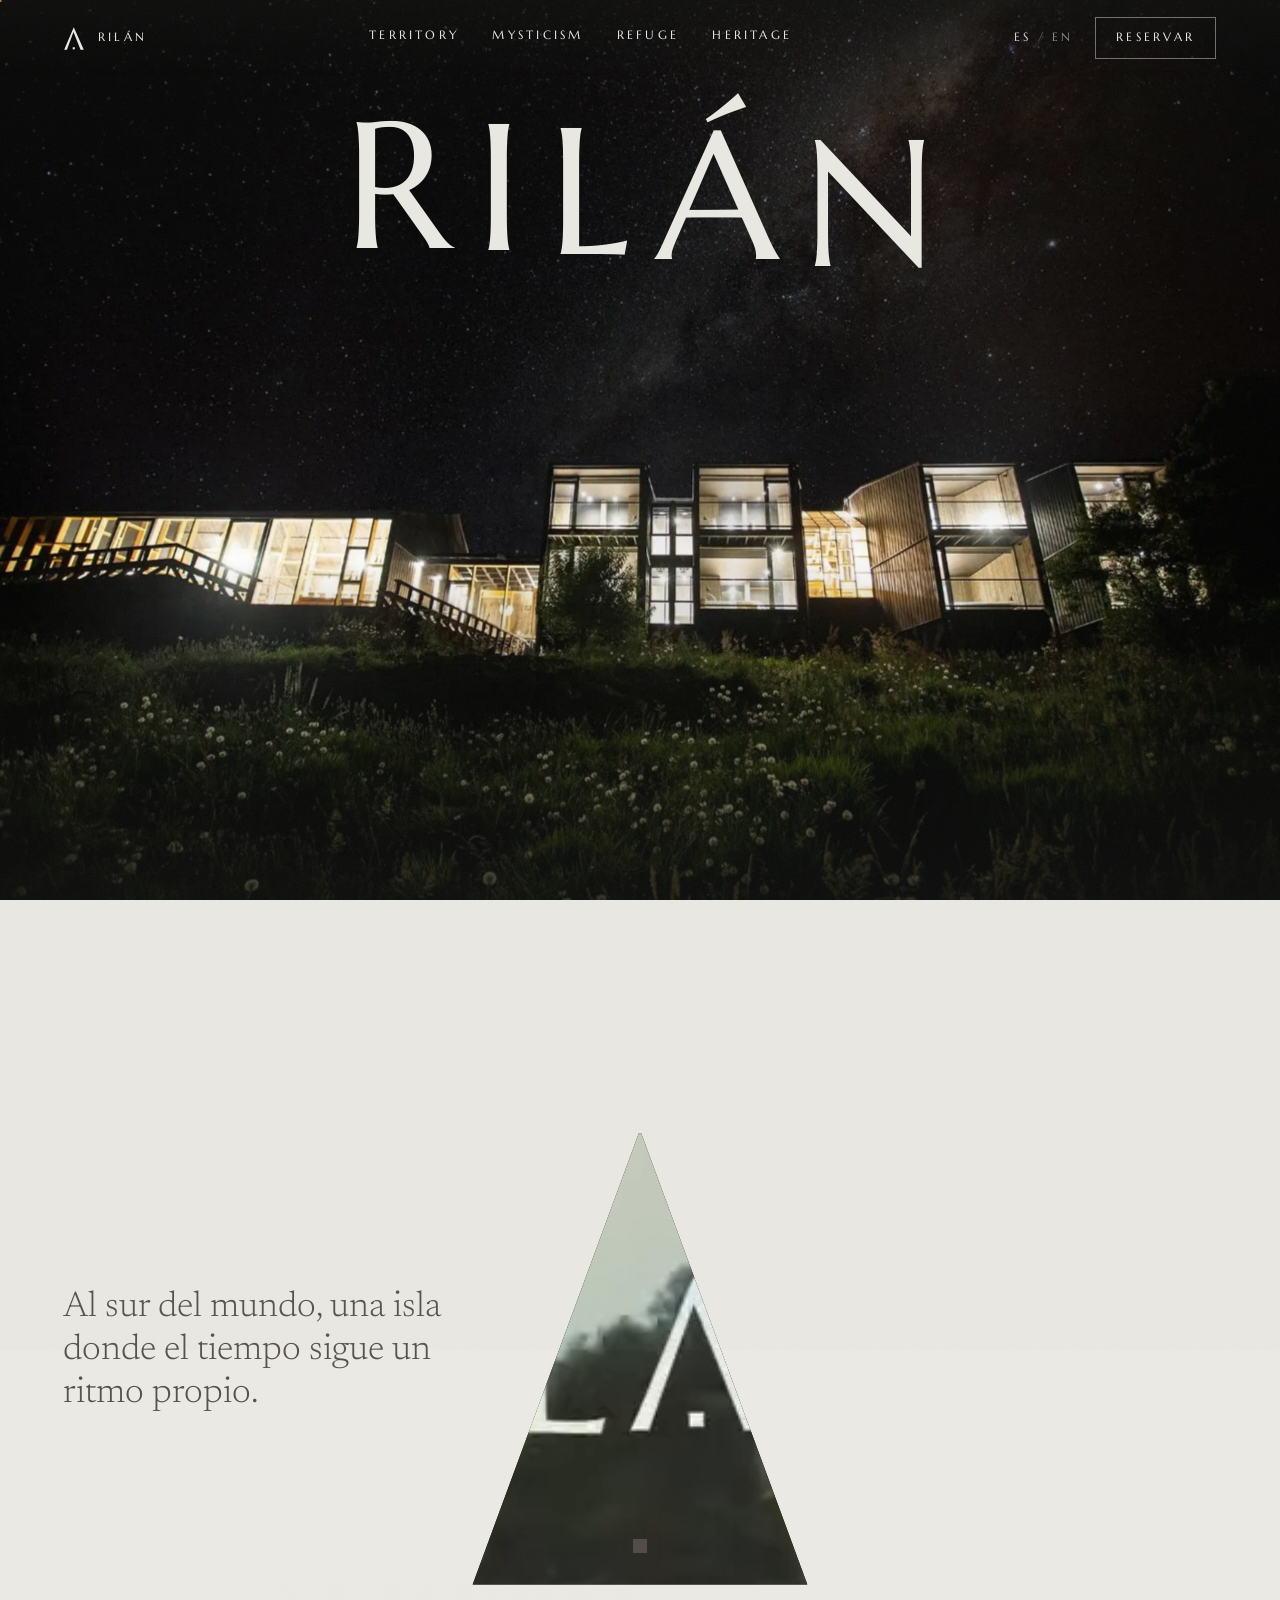
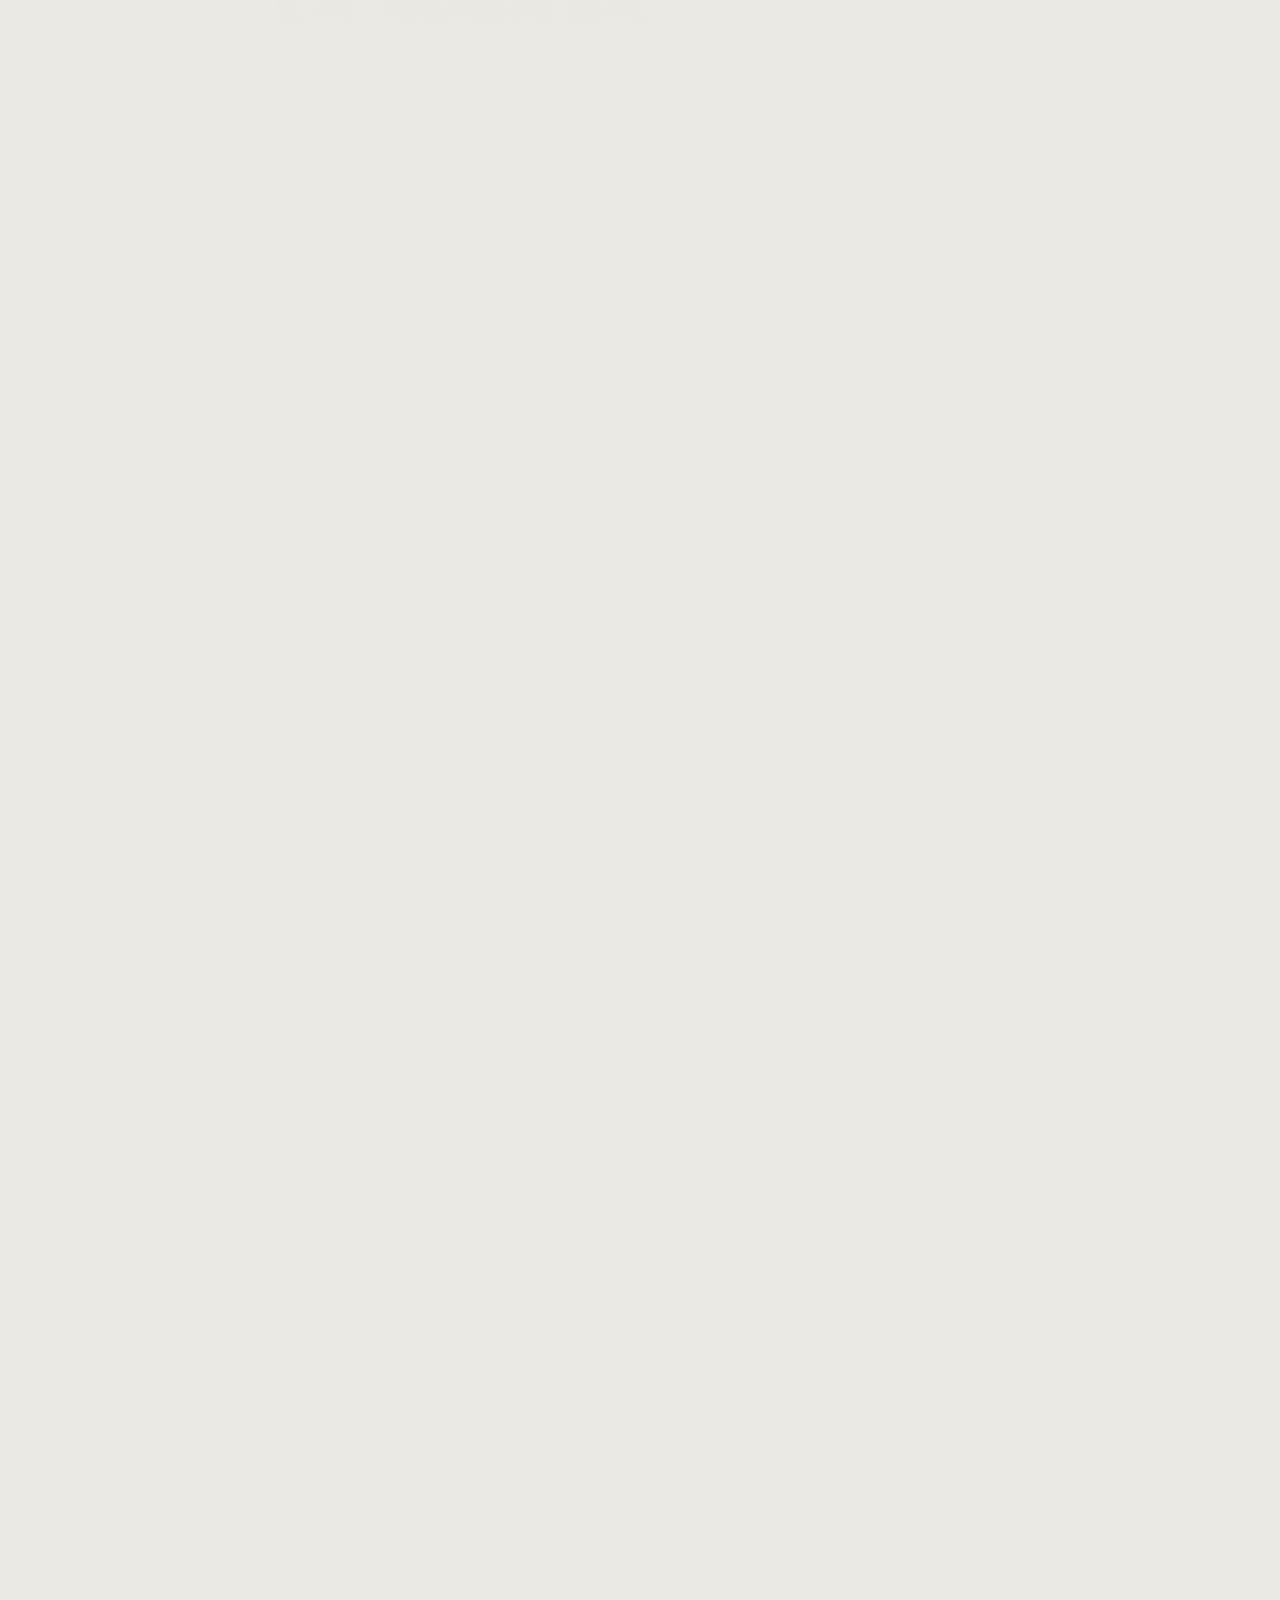
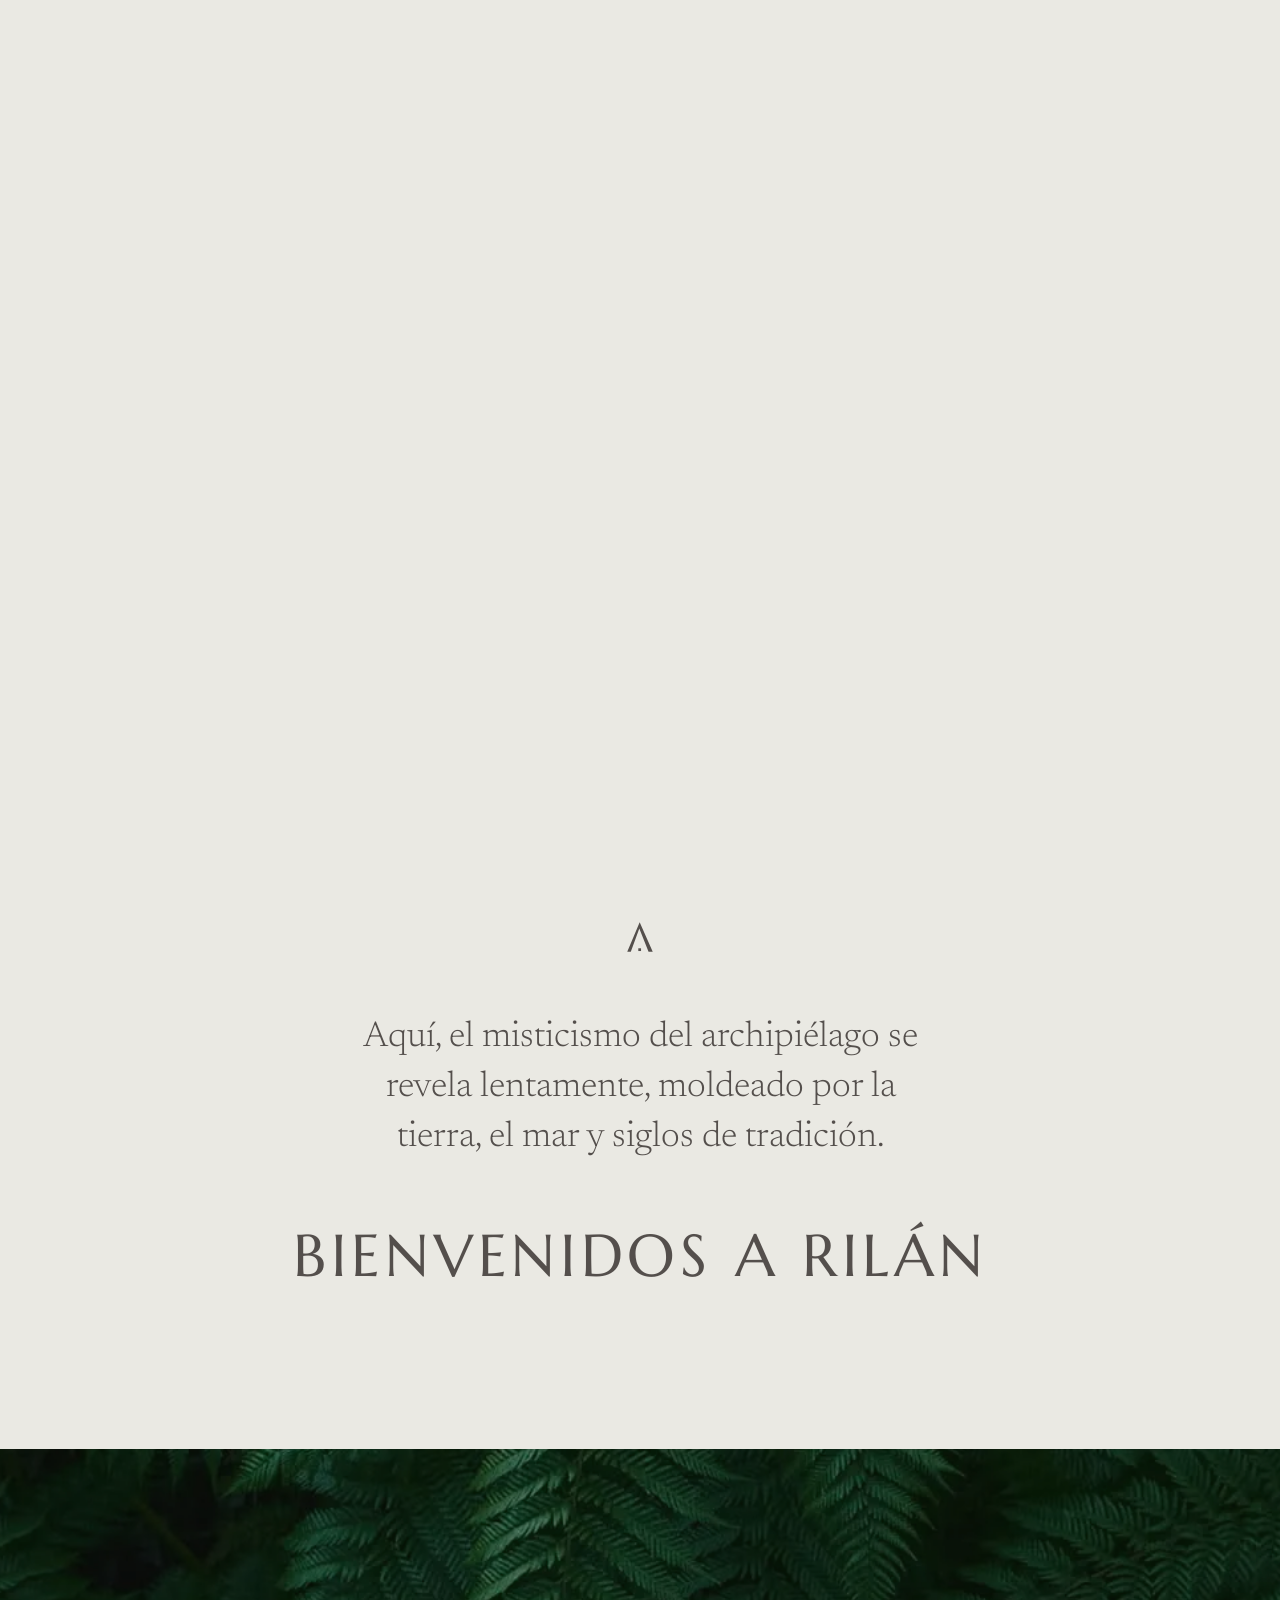
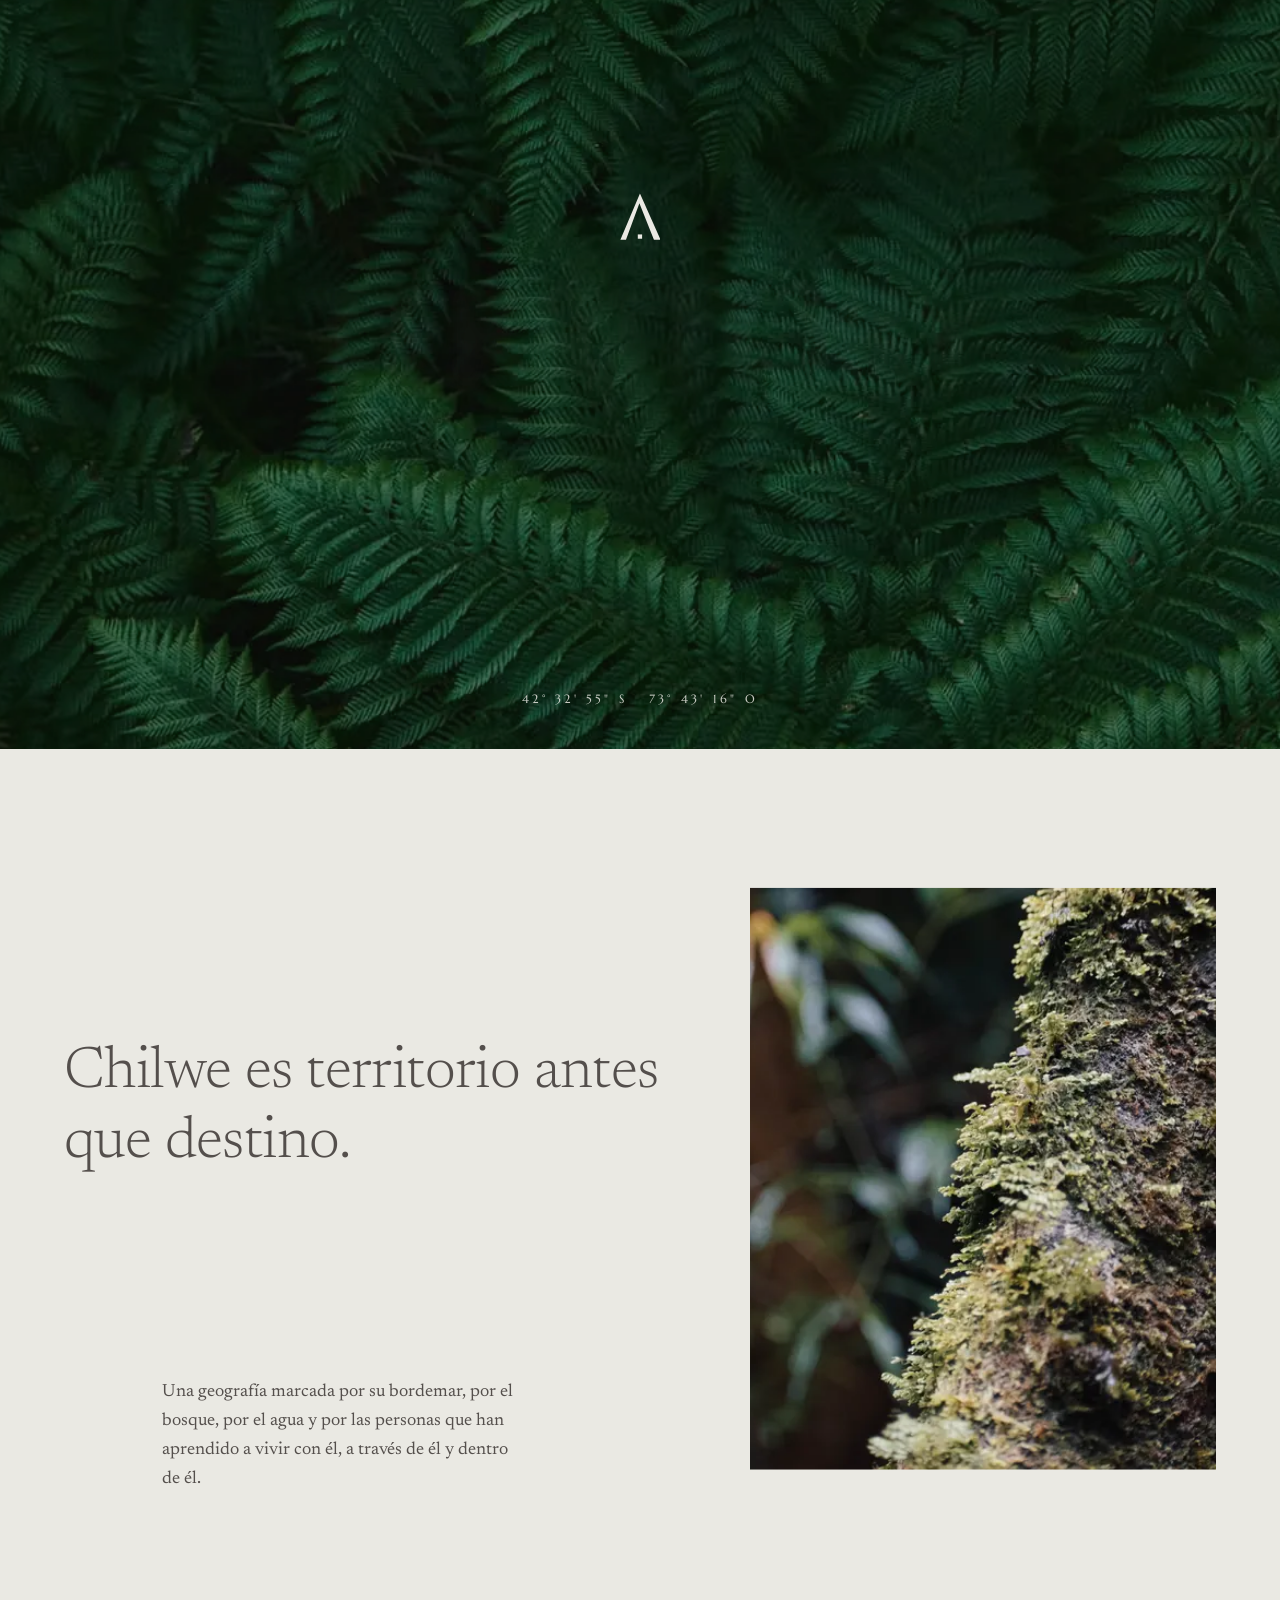
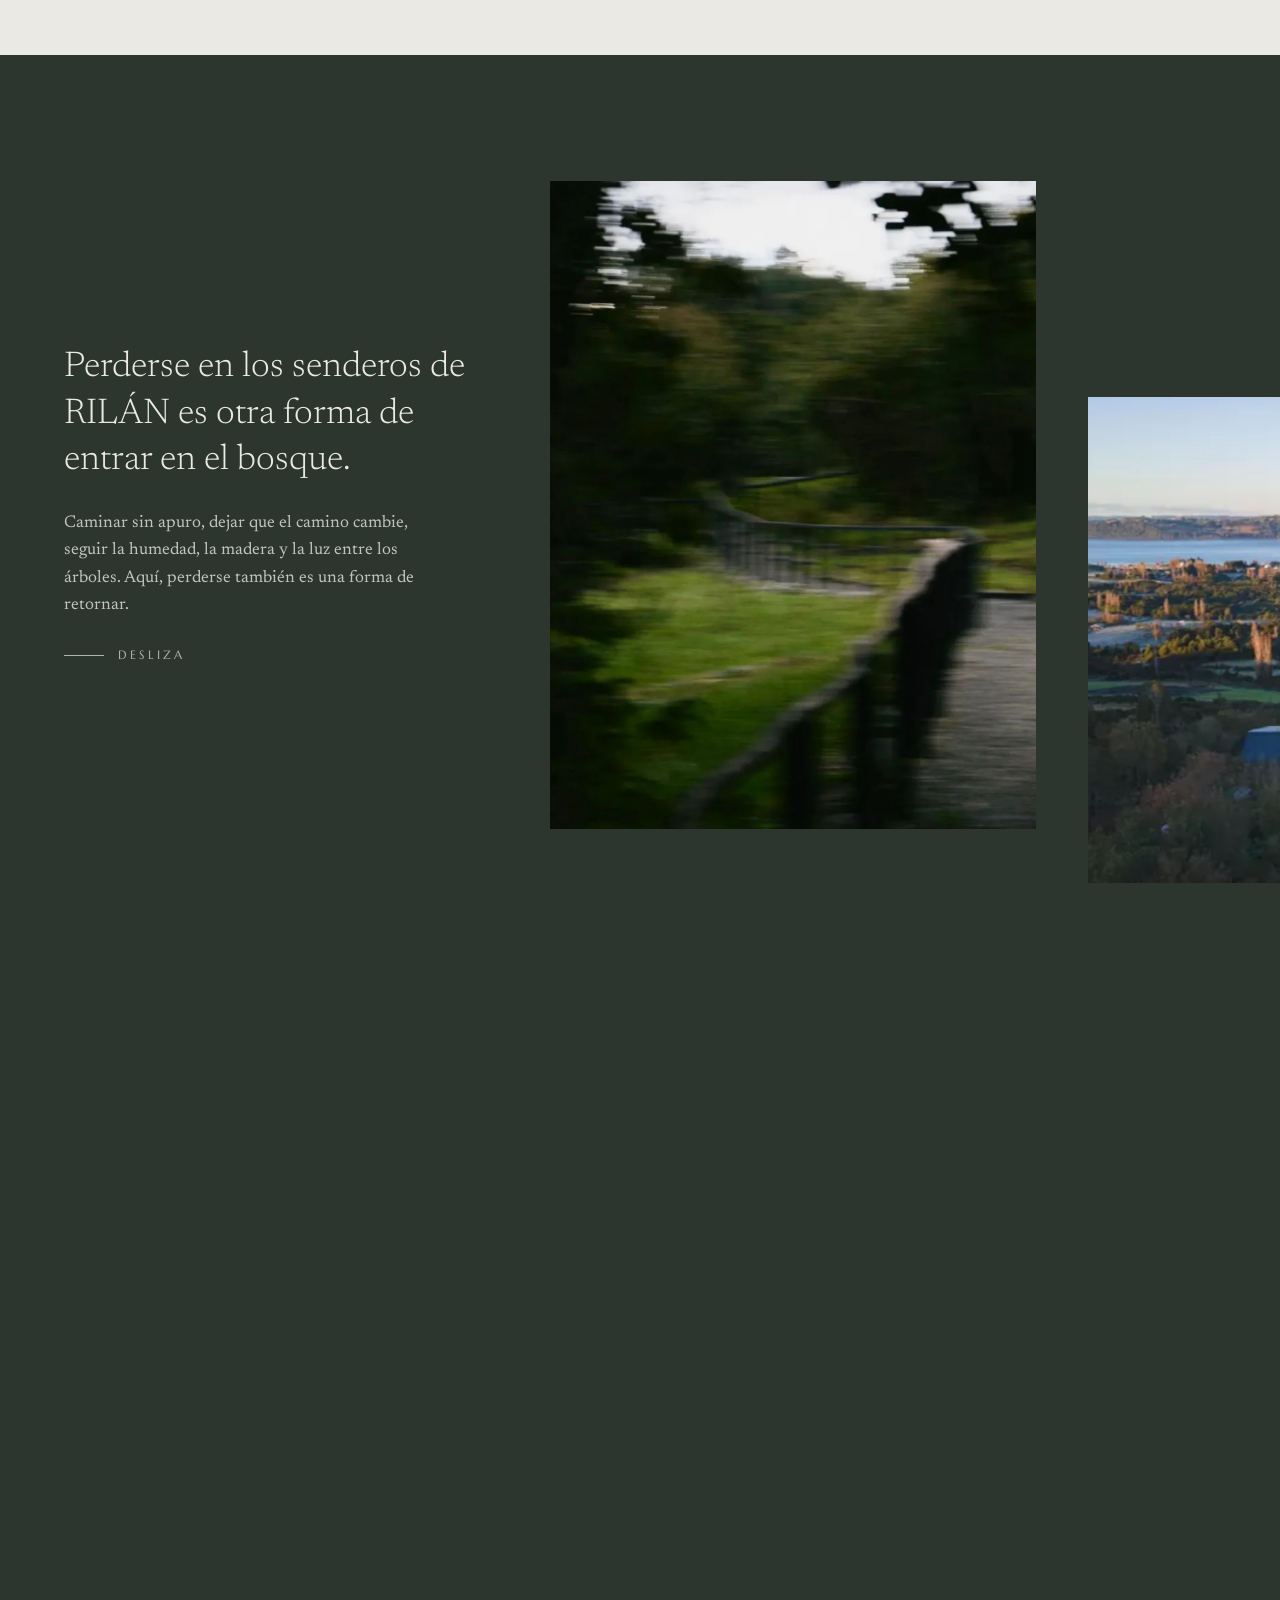
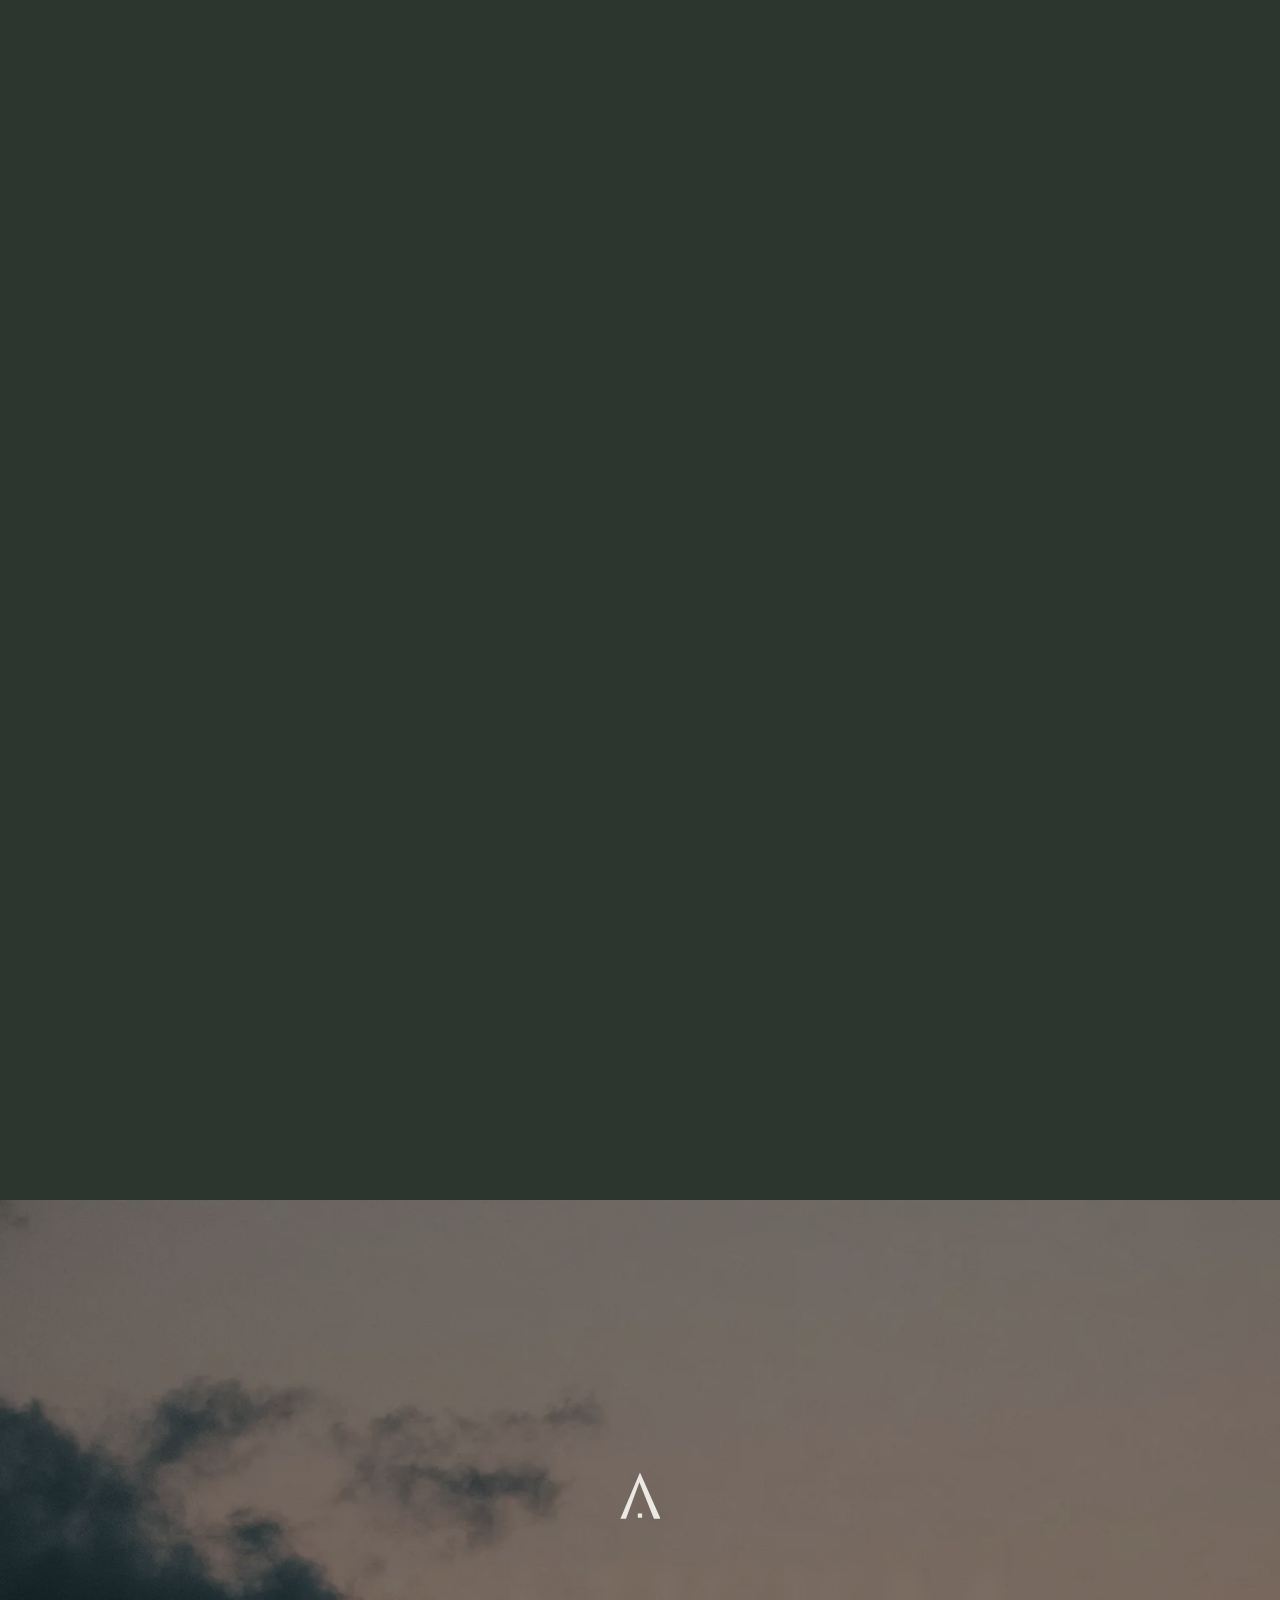
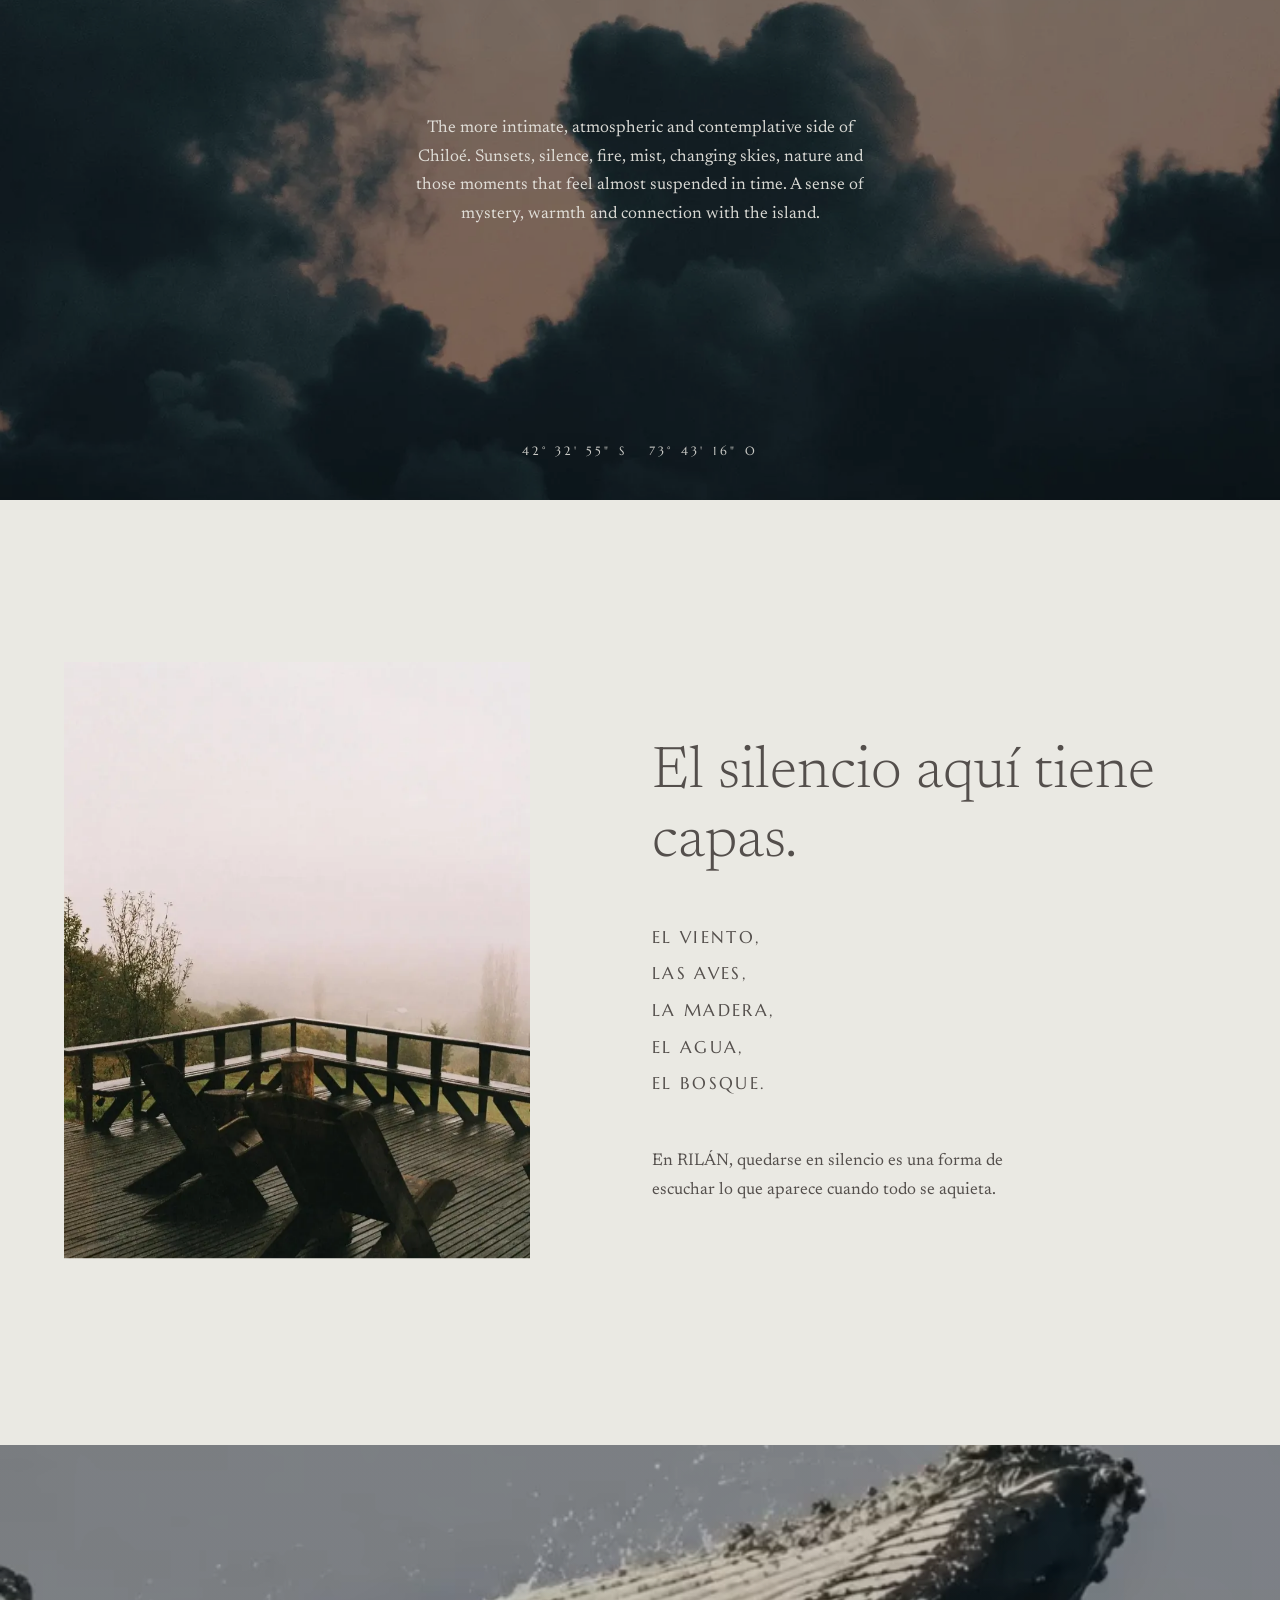
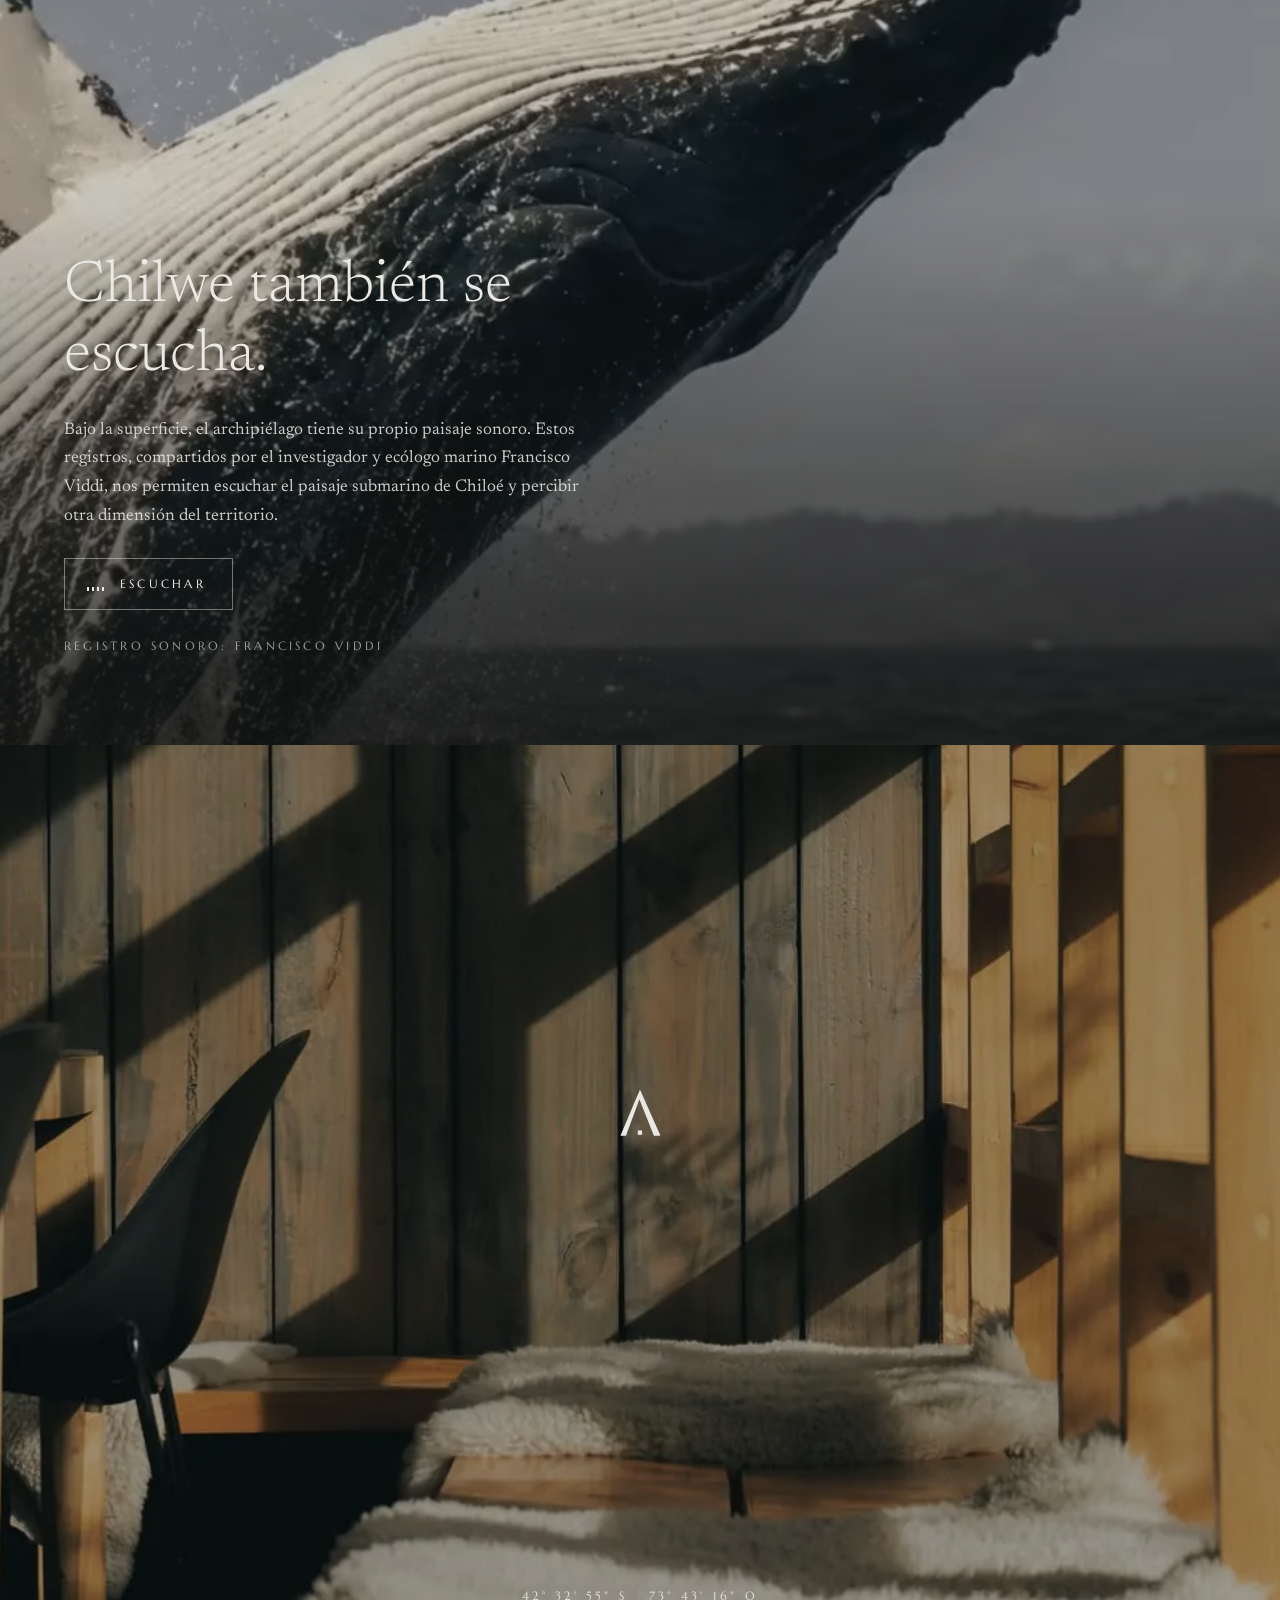
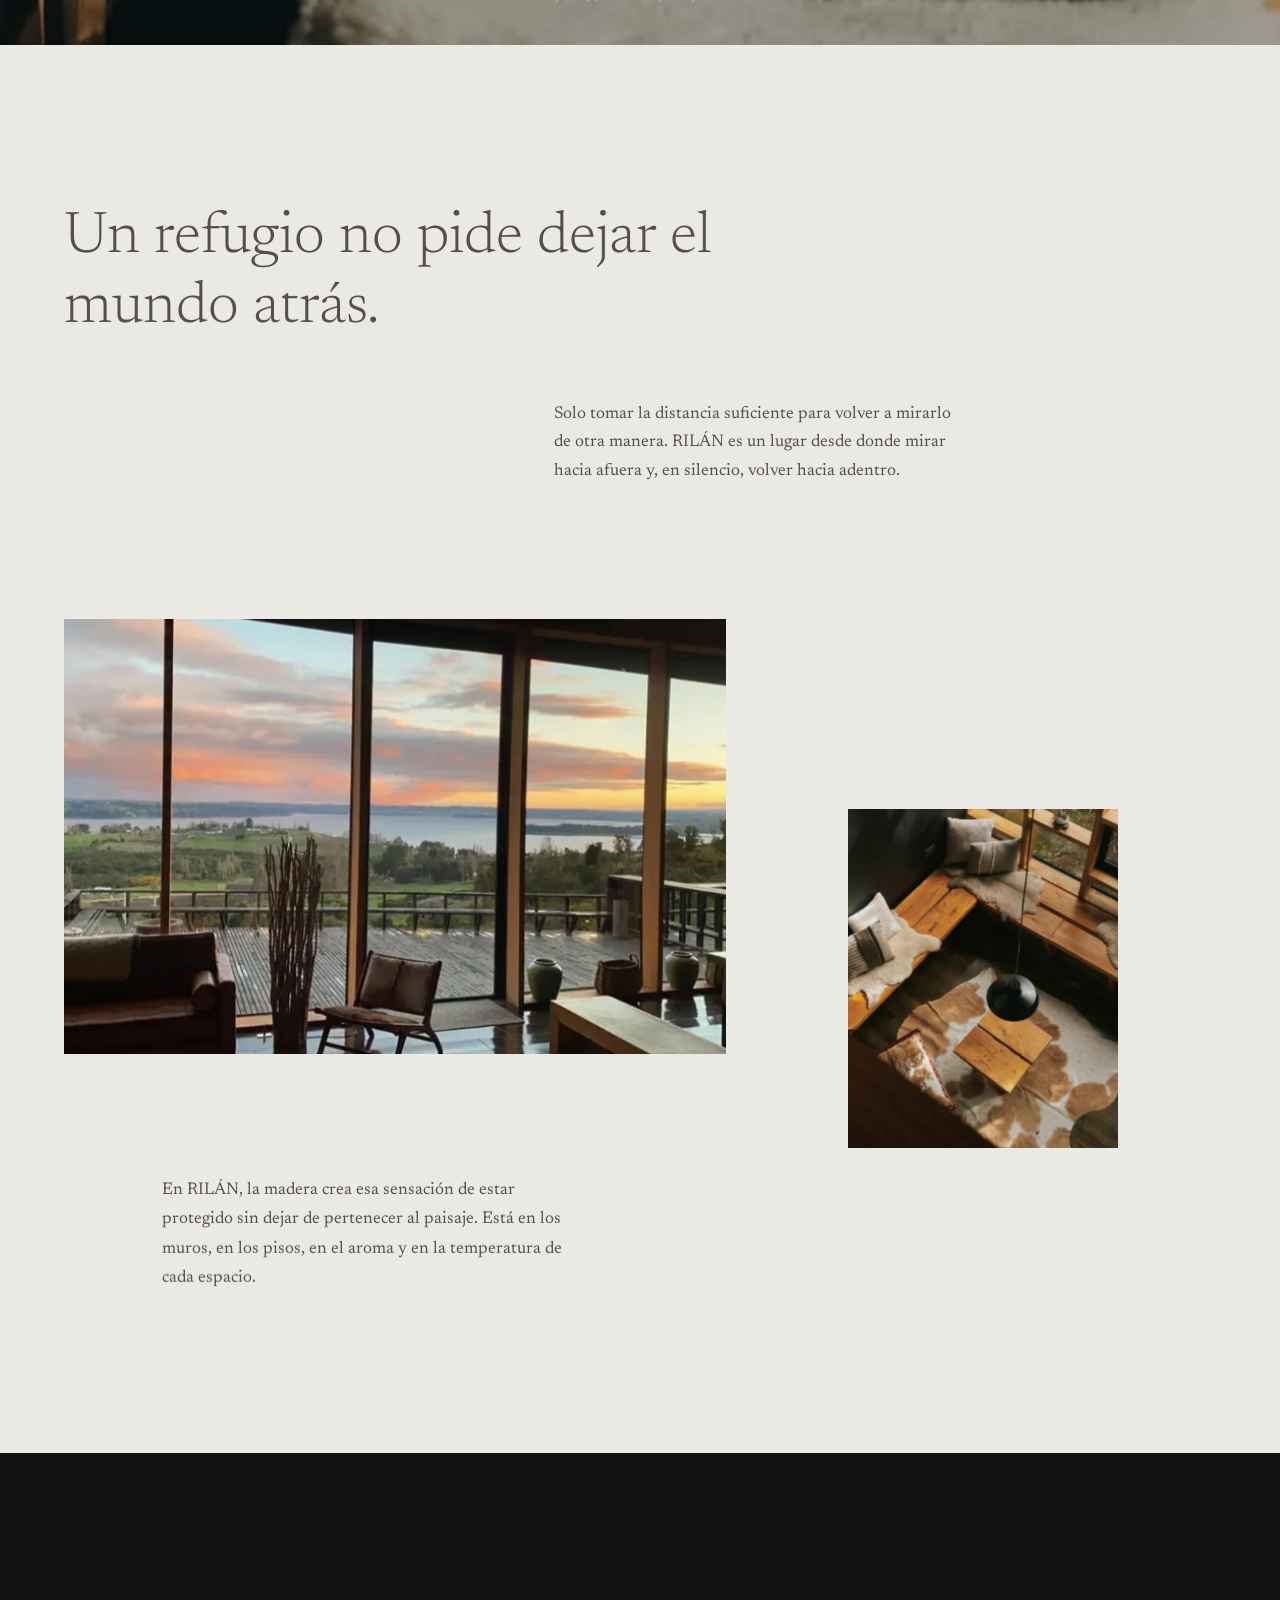
<file: index.html>
<!doctype html>
<html lang="es" data-lang="es">
<head>
<meta charset="utf-8">
<meta name="viewport" content="width=device-width, initial-scale=1">
<title>RILÁN · Península de Rilán, Chiloé</title>
<meta name="description" content="Bienvenidos al misticismo del archipiélago. RILÁN, hotel en la península de Rilán, Chiloé, Chile." data-meta-en="Welcome to the mysticism of the archipelago. RILÁN, a hotel on the Rilán Peninsula, Chiloé, Chile.">
<meta name="theme-color" content="#121311">
<meta property="og:title" content="RILÁN">
<meta property="og:description" content="Bienvenidos al misticismo del archipiélago.">
<meta property="og:image" content="https://hotelrilan.pages.dev/assets/og.jpg">
<meta property="og:image:width" content="1200">
<meta property="og:image:height" content="630">
<meta property="og:image:alt" content="RILÁN de noche bajo las estrellas, península de Rilán, Chiloé">
<meta property="og:type" content="website">
<meta property="og:locale" content="es_CL">
<meta property="og:url" content="https://hotelrilan.pages.dev/">
<meta name="twitter:card" content="summary_large_image">
<link rel="icon" href="brand/logo/favicon.svg" type="image/svg+xml">
<link rel="icon" href="brand/logo/favicon.ico" sizes="48x48">
<link rel="apple-touch-icon" href="brand/logo/png/favicon-180.png">
<link rel="stylesheet" href="css/main.css">
<link rel="preload" href="assets/fonts/marcellus-latin-400-normal.woff2" as="font" type="font/woff2" crossorigin>
<link rel="stylesheet" href="vendor/swiper-bundle.min.css" media="print" onload="this.media='all'">
<link rel="stylesheet" href="vendor/leaflet.css" media="print" onload="this.media='all'">
<script>document.documentElement.classList.add('js');</script>
</head>
<body>

<a class="skip" href="#bienvenida"><span data-l="es">Saltar al contenido</span><span data-l="en">Skip to content</span></a>

<!-- ============ PRECARGA ============ -->
<div class="loader" aria-hidden="true">
  <svg class="loader__mark" viewBox="0 0 513 590"><path pathLength="1" d="M5 585L250 5L508 585L425 585L243 128L75 585Z"/><rect x="223" y="519" width="54" height="54"/></svg>
  <div class="loader__meta">
    <p class="loader__pct t-label" aria-hidden="true"><span data-pct>00</span><span class="loader__sym">%</span></p>
    <p class="loader__coords t-label">42° 32' 55" S&nbsp;&nbsp;&nbsp;73° 43' 16" O</p>
  </div>
</div>
<script type="application/json" id="critical">{"fonts":[{"url":"assets/fonts/marcellus-latin-400-normal.woff2","bytes":14552},{"url":"assets/fonts/newsreader-latin-300-normal.woff2","bytes":22976},{"url":"assets/fonts/newsreader-latin-300-italic.woff2","bytes":24736},{"url":"assets/fonts/newsreader-latin-400-normal.woff2","bytes":22480},{"url":"assets/fonts/newsreader-latin-400-italic.woff2","bytes":24340}],"imgs":[{"frac":1.0,"s":{"url":"assets/img/web_rilan_35-s.webp","bytes":44310},"l":{"url":"assets/img/web_rilan_35-l.webp","bytes":177284}},{"frac":1.0,"s":{"url":"assets/img/ig_2026-09-23_DdoqxbhxKbG-s.webp","bytes":133448},"l":{"url":"assets/img/ig_2026-09-23_DdoqxbhxKbG-l.webp","bytes":203984}},{"frac":0.42,"s":{"url":"assets/img/ig_2026-09-05_Dc41N1BRYMT-s.webp","bytes":61400},"l":{"url":"assets/img/ig_2026-09-05_Dc41N1BRYMT-l.webp","bytes":191830}},{"frac":0.36,"s":{"url":"assets/img/ig_2026-09-17_DdZd85rRxkm-s.webp","bytes":28880},"l":{"url":"assets/img/ig_2026-09-17_DdZd85rRxkm-l.webp","bytes":47594}},{"frac":0.52,"s":{"url":"assets/img/web_rilan_47-s.webp","bytes":31276},"l":{"url":"assets/img/web_rilan_47-l.webp","bytes":101366}},{"frac":1.0,"s":{"url":"assets/img/ig_2026-09-02_DczRbckRl74-s.webp","bytes":10338},"l":{"url":"assets/img/ig_2026-09-02_DczRbckRl74-l.webp","bytes":71092}},{"frac":1.0,"s":{"url":"assets/img/ig_2026-09-11_DdJ6xS-xtDC-s.webp","bytes":42938},"l":{"url":"assets/img/ig_2026-09-11_DdJ6xS-xtDC-l.webp","bytes":63684}},{"frac":1.0,"s":{"url":"assets/img/ig_2026-09-03_Dc00-W6RwgS-s.webp","bytes":11854},"l":{"url":"assets/img/ig_2026-09-03_Dc00-W6RwgS-l.webp","bytes":26168}}],"video":{"webm":{"url":"assets/video/bienvenida.webm","bytes":3073188},"mp4":{"url":"assets/video/bienvenida.mp4","bytes":4609727},"poster":{"url":"assets/video/bienvenida-poster.jpg","bytes":70653}}}</script>
<script>
/* Carga crítica con progreso real. Corre antes que todo lo demás; tope de 8 s desde que se abrió la página. */
(function () {
  /* MAX: el número llega a 100 a más tardar aquí (coordenadas + cortina completan los 8 s).
     MIN: recorrido mínimo del contador, para que la carga se sienta aunque la red sea rápida. */
  var MAX = 5900, MIN = 1800, T0 = performance.now(), el = document.getElementById('critical'), pctEl = document.querySelector('[data-pct]');
  var conn = navigator.connection || {}, low = !!conn.saveData || /(^|-)2g$/.test(conn.effectiveType || '');
  var man = null; try { man = JSON.parse(el.textContent); } catch (e) {}
  var total = 0, loaded = 0, finished = false, shown = 0, rDone, rReach, video = null;
  var done = new Promise(function (r) { rDone = r; }), reached = new Promise(function (r) { rReach = r; });
  window.__rilan = { done: done, reached: reached, get video() { return video; } };
  function finish() { if (finished) return; finished = true; loaded = total; rDone(); }
  function tick() {
    var target = finished ? 100 : (total ? Math.min(99, loaded / total * 100) : 0);
    target = Math.min(target, (performance.now() - T0) / MIN * 100);
    shown += (target - shown) * (finished ? .2 : .12);
    if (target - shown < .4) shown = target;
    var n = Math.floor(shown); if (pctEl) pctEl.textContent = n < 10 ? '0' + n : String(n);
    if (shown >= 100 && finished) return rReach();
    requestAnimationFrame(tick);
  }
  requestAnimationFrame(tick);
  setTimeout(finish, Math.max(0, MAX - performance.now()));
  if (!man || !window.fetch || matchMedia('(prefers-reduced-motion: reduce)').matches) { finish(); return; }
  var dpr = Math.min(window.devicePixelRatio || 1, 2), mobile = innerWidth < 900, jobs = [];
  man.fonts.forEach(function (f) { jobs.push({ url: f.url, bytes: f.bytes }); });
  man.imgs.forEach(function (i) { var v = innerWidth * (mobile ? 1 : i.frac) * dpr > 800 ? i.l : i.s; jobs.push({ url: v.url, bytes: v.bytes }); });
  if (!low && man.video) {
    var v = document.createElement('video').canPlayType('video/webm') ? man.video.webm : man.video.mp4;
    jobs.push({ url: man.video.poster.url, bytes: man.video.poster.bytes });
    video = { url: v.url, bytes: v.bytes, blob: true }; jobs.push(video);
  }
  jobs.forEach(function (j) { total += j.bytes; });
  function one(job) {
    var got = 0, parts = [];
    function add(n) { var t = Math.max(0, Math.min(n, job.bytes - got)); got += t; loaded += t; }
    return fetch(job.url, { cache: 'force-cache', priority: job.blob ? 'low' : 'auto' }).then(function (res) {
      if (!res.ok) throw 0;
      var type = res.headers.get('content-type') || 'video/webm';
      if (!res.body || !res.body.getReader) return res.arrayBuffer().then(function (b) { if (job.blob) parts.push(new Uint8Array(b)); fin(type); });
      var reader = res.body.getReader();
      function pump() { return reader.read().then(function (r) { if (r.done) return fin(type); if (job.blob) parts.push(r.value); add(r.value.byteLength); return pump(); }); }
      return pump();
    }).catch(function () {}).then(function () { add(job.bytes); });
    function fin(type) { if (job.blob) job.objectURL = URL.createObjectURL(new Blob(parts, { type: type })); }
  }
  /* 1º lo que se ve primero (fuentes + portada); el resto cuando el código de la página ya llegó,
     para no quitarle ancho de banda a los scripts que abren la portada */
  var first = jobs.splice(0, man.fonts.length + 1), queue = jobs;
  function worker(list) { var j = list.shift(); return j ? one(j).then(function () { return worker(list); }) : Promise.resolve(); }
  var firstDone = Promise.all([worker(first), worker(first), worker(first)]);
  var codeReady = new Promise(function (r) { if (document.readyState !== 'loading') r(); else document.addEventListener('DOMContentLoaded', r); });
  Promise.all([firstDone, codeReady]).then(function () {
    return Promise.all([worker(queue), worker(queue), worker(queue)]);
  }).then(finish);
})();
</script>

<!-- ============ NAVEGACIÓN ============ -->
<header class="nav" data-nav>
  <a class="nav__brand" href="#top" aria-label="RILÁN, inicio" data-aria-en="RILÁN, home">
    <svg viewBox="0 0 513 590" aria-hidden="true"><path d="M5 585L250 5L508 585L425 585L243 128L75 585Z"/><rect x="223" y="519" width="54" height="54"/></svg>
    <span class="t-label">RILÁN</span>
  </a>
  <nav class="nav__links" aria-label="Capítulos" data-aria-en="Chapters">
    <a class="t-label u-link" href="#territory">Territory</a>
    <a class="t-label u-link" href="#mysticism">Mysticism</a>
    <a class="t-label u-link" href="#refuge">Refuge</a>
    <a class="t-label u-link" href="#heritage">Heritage</a>
  </nav>
  <div class="nav__end">
    <button class="lang t-label" type="button" data-lang-toggle aria-label="ES / EN: cambiar idioma, change language"><span class="lang__es">ES</span><span class="lang__sep">/</span><span class="lang__en">EN</span></button>
    <a class="btn btn--ghost t-label" href="#reservar" data-magnetic><span data-l="es">Reservar</span><span data-l="en">Book</span></a>
    <button class="burger" type="button" data-menu-open aria-expanded="false" aria-controls="menu"><span class="sr"><span data-l="es">Abrir menú</span><span data-l="en">Open menu</span></span><i></i><i></i></button>
  </div>
</header>

<div class="menu" id="menu" data-menu role="dialog" aria-modal="true" aria-label="Menú" data-aria-en="Menu" hidden>
  <button class="menu__close t-label" type="button" data-menu-close><span data-l="es">Cerrar</span><span data-l="en">Close</span></button>
  <div class="menu__media" aria-hidden="true">
    <img class="is-on" src="assets/img/ig_2026-09-23_DdoqxbhxKbG-l.webp" srcset="assets/img/ig_2026-09-23_DdoqxbhxKbG-s.webp 800w, assets/img/ig_2026-09-23_DdoqxbhxKbG-l.webp 1800w" sizes="50vw" width="1080" height="1439" alt="" loading="lazy" decoding="async" style="background-image:url([data-uri])" data-menu-img="territory">
    <img class="" src="assets/img/ig_2026-09-02_DczRbckRl74-l.webp" srcset="assets/img/ig_2026-09-02_DczRbckRl74-s.webp 800w, assets/img/ig_2026-09-02_DczRbckRl74-l.webp 1800w" sizes="50vw" width="3073" height="4096" alt="" loading="lazy" decoding="async" style="background-image:url([data-uri])" data-menu-img="mysticism">
    <img class="" src="assets/img/ig_2026-09-11_DdJ6xS-xtDC-l.webp" srcset="assets/img/ig_2026-09-11_DdJ6xS-xtDC-s.webp 800w, assets/img/ig_2026-09-11_DdJ6xS-xtDC-l.webp 1800w" sizes="50vw" width="1080" height="1440" alt="" loading="lazy" decoding="async" style="background-image:url([data-uri])" data-menu-img="refuge">
    <img class="" src="assets/img/ig_2026-09-03_Dc00-W6RwgS-l.webp" srcset="assets/img/ig_2026-09-03_Dc00-W6RwgS-s.webp 800w, assets/img/ig_2026-09-03_Dc00-W6RwgS-l.webp 1800w" sizes="50vw" width="1421" height="1895" alt="" loading="lazy" decoding="async" style="background-image:url([data-uri])" data-menu-img="heritage">
    <img class="" src="assets/img/web_rilan_06-l.webp" srcset="assets/img/web_rilan_06-s.webp 800w, assets/img/web_rilan_06-l.webp 1800w" sizes="50vw" width="1600" height="1200" alt="" loading="lazy" decoding="async" style="background-image:url([data-uri])" data-menu-img="cocina">
    <img class="" src="assets/img/web_rilan_47-l.webp" srcset="assets/img/web_rilan_47-s.webp 800w, assets/img/web_rilan_47-l.webp 1800w" sizes="50vw" width="3000" height="1688" alt="" loading="lazy" decoding="async" style="background-image:url([data-uri])" data-menu-img="llegar">
  </div>
  <nav class="menu__list" aria-label="Menú" data-aria-en="Menu">
    <a href="#territory" data-menu-key="territory"><span class="menu__w">Territory</span></a>
    <a href="#mysticism" data-menu-key="mysticism"><span class="menu__w">Mysticism</span></a>
    <a href="#refuge" data-menu-key="refuge"><span class="menu__w">Refuge</span></a>
    <a href="#cocina" data-menu-key="cocina"><span class="menu__w">Rucalaf</span></a>
    <a href="#heritage" data-menu-key="heritage"><span class="menu__w">Heritage</span></a>
    <a href="#llegar" data-menu-key="llegar"><span class="menu__w"><span data-l="es">Cómo llegar</span><span data-l="en">Getting here</span></span></a>
  </nav>
  <p class="menu__coords t-label">42° 32' 55" S&nbsp;&nbsp;&nbsp;73° 43' 16" O</p>
</div>

<div class="progress" aria-hidden="true"><i data-progress></i></div>

<main id="top">

<!-- ============ 1 · PORTADA ============ -->
<section class="hero" data-theme="dark" aria-label="RILÁN">
  <div class="hero__media" data-hero-media>
    <img class="" src="assets/img/web_rilan_35-l.webp" srcset="assets/img/web_rilan_35-s.webp 800w, assets/img/web_rilan_35-l.webp 1800w" sizes="100vw" width="2200" height="1467" alt="Los volúmenes de madera de RILÁN encendidos de noche bajo la Vía Láctea" fetchpriority="high" decoding="async" style="background-image:url([data-uri])"  data-alt-en="RILÁN&#x27;s timber volumes lit at night under the Milky Way">
  </div>
  <div class="hero__veil"></div>
  <div class="hero__content">
    <h1 class="hero__title" aria-label="RILÁN">
      <span class="hero__letters" data-hero-letters><span>R</span><span>I</span><span>L</span><span>Á</span><span>N</span></span>
    </h1>
    <p class="hero__lead" data-hero-fade>
      <span data-l="es">Bienvenidos al misticismo del archipiélago.</span>
      <span data-l="en">Welcome to the mysticism of the archipelago.</span>
    </p>
  </div>
  <p class="hero__bio t-label" data-hero-fade lang="en">A secluded hotel on the Rilán Peninsula<br>Within a UNESCO World Heritage landscape</p>
  <p class="hero__coords t-label" data-hero-fade>42° 32' 55" S&nbsp;&nbsp;&nbsp;73° 43' 16" O</p>
  <a class="hero__scroll t-label" href="#bienvenida" data-hero-fade><span data-l="es">Descender</span><span data-l="en">Scroll</span><i></i></a>
</section>

<!-- ============ 2 · VENTANA Λ ============ -->
<section class="portal" id="bienvenida" data-portal aria-label="Bienvenida" data-aria-en="Welcome">
  <div class="portal__stage">
    <div class="portal__window" data-portal-window>
      <video class="portal__video" data-portal-video muted playsinline loop preload="metadata" poster="assets/video/bienvenida-poster.jpg" aria-label="Video de bienvenida: bosque, arquitectura e interiores de RILÁN" data-aria-en="Welcome video: forest, architecture and interiors of RILÁN">
        <source src="assets/video/bienvenida.webm" type="video/webm">
        <source src="assets/video/bienvenida.mp4" type="video/mp4">
      </video>
      <div class="portal__shade" data-portal-shade></div>
    </div>
    <span class="portal__dot" data-portal-dot aria-hidden="true"></span>
    <p class="portal__intro" data-portal-intro>
      <span data-l="es">Al sur del mundo, una isla donde el tiempo sigue un ritmo propio.</span>
      <span data-l="en">At the edge of the world, an island where time follows a rhythm of its own.</span>
    </p>
    <p class="portal__words">
      <span data-l="es"><b data-word>La madera,</b> <b data-word>el fuego,</b> <b data-word>el patrimonio,</b> <b data-word>el silencio.</b></span>
      <span data-l="en"><b data-word>Wood,</b> <b data-word>fire,</b> <b data-word>heritage,</b> <b data-word>silence.</b></span>
    </p>
  </div>
</section>

<section class="welcome" data-theme="light">
  <div class="welcome__inner">
    <svg class="mark mark--sm" viewBox="0 0 513 590" aria-hidden="true"><path d="M5 585L250 5L508 585L425 585L243 128L75 585Z"/><rect x="223" y="519" width="54" height="54"/></svg>
    <p class="welcome__text" data-lines>
      <span data-l="es">Aquí, el misticismo del archipiélago se revela lentamente, moldeado por la tierra, el mar y siglos de tradición.</span>
      <span data-l="en">Here, the mysticism of the archipelago unfolds slowly, shaped by the land, the sea, and centuries of tradition.</span>
    </p>
    <h2 class="welcome__title t-display" data-lines><span data-l="es">Bienvenidos a RILÁN</span><span data-l="en">Welcome to RILÁN</span></h2>
  </div>
</section>

<!-- ============ 3 · TERRITORY ============ -->
<section class="cover" id="territory" data-theme="dark" data-cover aria-labelledby="t-territory">
  <div class="cover__media" data-cover-media>
    <img class="" src="assets/img/ig_2026-09-23_DdoqxbhxKbG-l.webp" srcset="assets/img/ig_2026-09-23_DdoqxbhxKbG-s.webp 800w, assets/img/ig_2026-09-23_DdoqxbhxKbG-l.webp 1800w" sizes="100vw" width="1080" height="1439" alt="Hojas de helecho nativo cubriendo todo el cuadro" loading="lazy" decoding="async" style="background-image:url([data-uri])"  data-alt-en="Native fern fronds filling the whole frame">
  </div>
  <div class="cover__veil"></div>
  <div class="cover__center">
    <svg class="mark" viewBox="0 0 513 590" aria-hidden="true"><path d="M5 585L250 5L508 585L425 585L243 128L75 585Z"/><rect x="223" y="519" width="54" height="54"/></svg>
    <h2 class="cover__word" id="t-territory" data-cover-word>Territory</h2>
  </div>
  <p class="cover__coords t-label">42° 32' 55" S&nbsp;&nbsp;&nbsp;73° 43' 16" O</p>
</section>

<section class="chapter" data-theme="light">
  <div class="chapter__grid">
    <h3 class="chapter__title" data-lines>
      <span data-l="es">Chilwe es territorio antes que destino.</span>
      <span data-l="en">Chilwe is territory before it is a destination.</span>
    </h3>
    <p class="chapter__body" data-lines>
      <span data-l="es">Una geografía marcada por su bordemar, por el bosque, por el agua y por las personas que han aprendido a vivir con él, a través de él y dentro de él.</span>
      <span data-l="en">A geography shaped by its bordemar, by the forest, by the water, and by the people who have learned to live with it, through it, and within it.</span>
    </p>
    <figure class="chapter__fig" data-clip>
      <div class="frame"><img class="" src="assets/img/ig_2026-09-05_Dc41N1BRYMT-l.webp" srcset="assets/img/ig_2026-09-05_Dc41N1BRYMT-s.webp 800w, assets/img/ig_2026-09-05_Dc41N1BRYMT-l.webp 1800w" sizes="(min-width: 900px) 40vw, 100vw" width="4096" height="2731" alt="Tronco cubierto de musgo y líquenes en el bosque" loading="lazy" decoding="async" style="background-image:url([data-uri])" data-parallax-in data-alt-en="Tree trunk covered in moss and lichen in the forest"></div>
    </figure>
  </div>
</section>

<section class="hscroll" data-theme="dark" data-hscroll aria-label="Senderos y paisaje" data-aria-en="Trails and landscape">
  <div class="hscroll__sticky">
  <div class="hscroll__track" data-hscroll-track>
    <div class="hscroll__intro">
      <p class="hscroll__lead" data-lines>
        <span data-l="es">Perderse en los senderos de RILÁN es otra forma de entrar en el bosque.</span>
        <span data-l="en">Getting lost along the trails of RILÁN is another way of entering the forest.</span>
      </p>
      <p class="hscroll__body">
        <span data-l="es">Caminar sin apuro, dejar que el camino cambie, seguir la humedad, la madera y la luz entre los árboles. Aquí, perderse también es una forma de retornar.</span>
        <span data-l="en">Walking without hurry, letting the path change, following the damp earth, the wood, and the light between the trees. Here, getting lost is also a way of returning.</span>
      </p>
      <p class="hint t-label" aria-hidden="true"><i></i><span data-l="es">Desliza</span><span data-l="en">Swipe</span></p>
    </div>
    <figure class="hs hs--tall"><div class="frame"><img class="" src="assets/img/ig_2026-09-17_DdZd85rRxkm-l.webp" srcset="assets/img/ig_2026-09-17_DdZd85rRxkm-s.webp 800w, assets/img/ig_2026-09-17_DdZd85rRxkm-l.webp 1800w" sizes="(min-width: 900px) 34vw, 80vw" width="1129" height="1505" alt="Pasarela de madera que se pierde entre el pasto y el bosque" loading="lazy" decoding="async" style="background-image:url([data-uri])"  data-alt-en="Wooden boardwalk disappearing between grass and forest"></div></figure>
    <figure class="hs hs--wide hs--low"><div class="frame"><img class="" src="assets/img/web_rilan_47-l.webp" srcset="assets/img/web_rilan_47-s.webp 800w, assets/img/web_rilan_47-l.webp 1800w" sizes="(min-width: 900px) 52vw, 90vw" width="3000" height="1688" alt="Vista aérea de la península de Rilán y el mar interior al atardecer" loading="lazy" decoding="async" style="background-image:url([data-uri])"  data-alt-en="Aerial view of the Rilán Peninsula and the inland sea at dusk"></div></figure>
    <figure class="hs hs--mid"><div class="frame"><img class="" src="assets/img/web_rilan_03-l.webp" srcset="assets/img/web_rilan_03-s.webp 800w, assets/img/web_rilan_03-l.webp 1800w" sizes="(min-width: 900px) 40vw, 80vw" width="3000" height="2000" alt="Torre de una iglesia chilota vista entre las ramas, frente al agua" loading="lazy" decoding="async" style="background-image:url([data-uri])"  data-alt-en="Tower of a Chilote church seen through branches, by the water"></div></figure>
    <div class="hs-quote">
      <p class="hs-quote__t" data-lines><span data-l="es">El bosque guarda su propio ritmo.</span><span data-l="en">The forest holds its own rhythm.</span></p>
      <p class="hs-quote__b"><span data-l="es">En Chilwe, la naturaleza es más que paisaje. Es memoria, presencia y una forma de retornar.</span><span data-l="en">In Chilwe, nature is more than landscape. It is memory, presence and a way of returning.</span></p>
    </div>
    <figure class="hs hs--tall hs--low"><div class="frame"><img class="" src="assets/img/ig_2026-09-13_DdOtAZ-xADQ-l.webp" srcset="assets/img/ig_2026-09-13_DdOtAZ-xADQ-s.webp 800w, assets/img/ig_2026-09-13_DdOtAZ-xADQ-l.webp 1800w" sizes="(min-width: 900px) 34vw, 80vw" width="1136" height="1515" alt="Reflejos de pilotes de madera en el agua quieta" loading="lazy" decoding="async" style="background-image:url([data-uri])"  data-alt-en="Wooden pilings reflected in still water"></div></figure>
    <figure class="hs hs--wide"><div class="frame"><img class="" src="assets/img/web_rilan_08-l.webp" srcset="assets/img/web_rilan_08-s.webp 800w, assets/img/web_rilan_08-l.webp 1800w" sizes="(min-width: 900px) 52vw, 90vw" width="1600" height="1066" alt="Camino rural entre lomas verdes de Chiloé" loading="lazy" decoding="async" style="background-image:url([data-uri])"  data-alt-en="Country road between the green hills of Chiloé"></div></figure>
    <figure class="hs hs--mid hs--low"><div class="frame"><img class="" src="assets/img/web_rilan_48-l.webp" srcset="assets/img/web_rilan_48-s.webp 800w, assets/img/web_rilan_48-l.webp 1800w" sizes="(min-width: 900px) 40vw, 80vw" width="1136" height="733" alt="Pradera con flores silvestres y el hotel al fondo" loading="lazy" decoding="async" style="background-image:url([data-uri])"  data-alt-en="Meadow with wildflowers and the hotel in the background"></div></figure>
  </div>
  </div>
</section>

<!-- ============ 4 · MYSTICISM ============ -->
<section class="cover" id="mysticism" data-theme="dark" data-cover aria-labelledby="t-mysticism">
  <div class="cover__media" data-cover-media>
    <img class="" src="assets/img/ig_2026-09-02_DczRbckRl74-l.webp" srcset="assets/img/ig_2026-09-02_DczRbckRl74-s.webp 800w, assets/img/ig_2026-09-02_DczRbckRl74-l.webp 1800w" sizes="100vw" width="3073" height="4096" alt="Nubes oscuras sobre un cielo rosado al atardecer" loading="lazy" decoding="async" style="background-image:url([data-uri])"  data-alt-en="Dark clouds against a pink sky at dusk">
  </div>
  <div class="cover__veil"></div>
  <div class="cover__center">
    <svg class="mark" viewBox="0 0 513 590" aria-hidden="true"><path d="M5 585L250 5L508 585L425 585L243 128L75 585Z"/><rect x="223" y="519" width="54" height="54"/></svg>
    <h2 class="cover__word" id="t-mysticism" data-cover-word>Mysticism</h2>
    <p class="cover__desc" data-lines lang="en">The more intimate, atmospheric and contemplative side of Chiloé. Sunsets, silence, fire, mist, changing skies, nature and those moments that feel almost suspended in time. A sense of mystery, warmth and connection with the island.</p>
  </div>
  <p class="cover__coords t-label">42° 32' 55" S&nbsp;&nbsp;&nbsp;73° 43' 16" O</p>
</section>

<section class="silence" data-theme="light">
  <figure class="silence__fig" data-clip>
    <div class="frame"><img class="" src="assets/img/web_rilan_16-l.webp" srcset="assets/img/web_rilan_16-s.webp 800w, assets/img/web_rilan_16-l.webp 1800w" sizes="(min-width: 900px) 38vw, 100vw" width="1228" height="1818" alt="Terraza de madera con sillas frente a la niebla" loading="lazy" decoding="async" style="background-image:url([data-uri])" data-parallax-in data-alt-en="Wooden deck with chairs facing the mist"></div>
  </figure>
  <div class="silence__text">
    <h3 class="silence__title" data-lines><span data-l="es">El silencio aquí tiene capas.</span><span data-l="en">Silence here has layers.</span></h3>
    <p class="silence__layers">
      <span data-l="es"><b data-layer>El viento,</b> <b data-layer>las aves,</b> <b data-layer>la madera,</b> <b data-layer>el agua,</b> <b data-layer>el bosque.</b></span>
      <span data-l="en"><b data-layer>The wind,</b> <b data-layer>the birds,</b> <b data-layer>the wood,</b> <b data-layer>the water,</b> <b data-layer>the forest.</b></span>
    </p>
    <p class="silence__body" data-lines>
      <span data-l="es">En RILÁN, quedarse en silencio es una forma de escuchar lo que aparece cuando todo se aquieta.</span>
      <span data-l="en">In RILÁN, staying still is a way of hearing what appears when everything becomes quiet.</span>
    </p>
  </div>
</section>

<section class="listen" data-theme="dark" aria-labelledby="t-listen">
  <video class="listen__video" data-listen-video muted playsinline loop preload="none" data-poster="assets/video/chilwe-poster.jpg" aria-label="Ballena jorobada saltando en el mar interior de Chiloé" data-aria-en="Humpback whale breaching in the inland sea of Chiloé">
    <source src="assets/video/chilwe-se-escucha.webm" type="video/webm">
    <source src="assets/video/chilwe-se-escucha.mp4" type="video/mp4">
  </video>
  <div class="listen__veil"></div>
  <div class="listen__content">
    <h3 class="listen__title" id="t-listen" data-lines><span data-l="es">Chilwe también se escucha.</span><span data-l="en">Chilwe can also be heard.</span></h3>
    <p class="listen__body" data-lines>
      <span data-l="es">Bajo la superficie, el archipiélago tiene su propio paisaje sonoro. Estos registros, compartidos por el investigador y ecólogo marino Francisco Viddi, nos permiten escuchar el paisaje submarino de Chiloé y percibir otra dimensión del territorio.</span>
      <span data-l="en">Beneath the surface, the archipelago has a soundscape of its own. These recordings, shared by marine ecologist and researcher Francisco Viddi, allow us to listen to the underwater landscape of Chiloé and perceive another dimension of the territory.</span>
    </p>
    <button class="sound t-label" type="button" data-sound aria-pressed="false" data-magnetic>
      <span class="sound__bars" aria-hidden="true"><i></i><i></i><i></i><i></i></span>
      <span class="sound__label"><span data-l="es" data-on="Silenciar" data-off="Escuchar">Escuchar</span><span data-l="en" data-on="Mute" data-off="Listen">Listen</span></span>
    </button>
    <p class="listen__credit t-label"><span data-l="es">Registro sonoro: Francisco Viddi</span><span data-l="en">Sound recording: Francisco Viddi</span></p>
  </div>
</section>

<!-- ============ 5 · REFUGE ============ -->
<section class="cover" id="refuge" data-theme="dark" data-cover aria-labelledby="t-refuge">
  <div class="cover__media" data-cover-media>
    <img class="" src="assets/img/ig_2026-09-11_DdJ6xS-xtDC-l.webp" srcset="assets/img/ig_2026-09-11_DdJ6xS-xtDC-s.webp 800w, assets/img/ig_2026-09-11_DdJ6xS-xtDC-l.webp 1800w" sizes="100vw" width="1080" height="1440" alt="Luz de la tarde entrando entre listones de madera sobre bancas con pieles" loading="lazy" decoding="async" style="background-image:url([data-uri])"  data-alt-en="Afternoon light falling through wooden slats onto sheepskin-covered benches">
  </div>
  <div class="cover__veil"></div>
  <div class="cover__center">
    <svg class="mark" viewBox="0 0 513 590" aria-hidden="true"><path d="M5 585L250 5L508 585L425 585L243 128L75 585Z"/><rect x="223" y="519" width="54" height="54"/></svg>
    <h2 class="cover__word" id="t-refuge" data-cover-word>Refuge</h2>
  </div>
  <p class="cover__coords t-label">42° 32' 55" S&nbsp;&nbsp;&nbsp;73° 43' 16" O</p>
</section>

<section class="refuge" data-theme="light">
  <div class="refuge__grid">
    <h3 class="refuge__title" data-lines>
      <span data-l="es">Un refugio no pide dejar el mundo atrás.</span>
      <span data-l="en">A refuge does not ask us to leave the world behind.</span>
    </h3>
    <p class="refuge__sub" data-lines>
      <span data-l="es">Solo tomar la distancia suficiente para volver a mirarlo de otra manera. RILÁN es un lugar desde donde mirar hacia afuera y, en silencio, volver hacia adentro.</span>
      <span data-l="en">Only to step far enough from it to see it differently. RILÁN is a place to look outward, and, quietly, back within.</span>
    </p>
    <figure class="refuge__a" data-clip><div class="frame"><img class="" src="assets/img/web_rilan_42-l.webp" srcset="assets/img/web_rilan_42-s.webp 800w, assets/img/web_rilan_42-l.webp 1800w" sizes="(min-width: 900px) 46vw, 100vw" width="1280" height="720" alt="Sala de estar con ventanales hacia el mar al atardecer" loading="lazy" decoding="async" style="background-image:url([data-uri])" data-parallax-in data-alt-en="Living room with windows facing the sea at sunset"></div></figure>
    <figure class="refuge__b" data-clip><div class="frame"><img class="" src="assets/img/ig_2026-10-01_Dd9lVx2hs4R-l.webp" srcset="assets/img/ig_2026-10-01_Dd9lVx2hs4R-s.webp 800w, assets/img/ig_2026-10-01_Dd9lVx2hs4R-l.webp 1800w" sizes="(min-width: 900px) 24vw, 60vw" width="1080" height="1440" alt="Rincón de lectura con bancas de madera, pieles y una lámpara colgante" loading="lazy" decoding="async" style="background-image:url([data-uri])" data-parallax-in data-alt-en="Reading nook with wooden benches, sheepskins and a pendant lamp"></div></figure>
    <p class="refuge__wood" data-lines>
      <span data-l="es">En RILÁN, la madera crea esa sensación de estar protegido sin dejar de pertenecer al paisaje. Está en los muros, en los pisos, en el aroma y en la temperatura de cada espacio.</span>
      <span data-l="en">In RILÁN, wood creates the feeling of being protected while remaining connected to the landscape. It is present in the walls, the floors, the scent, and the temperature of each space.</span>
    </p>
  </div>
</section>

<section class="rooms" id="habitaciones" data-theme="dark" aria-labelledby="t-rooms">
  <div class="rooms__head">
    <h3 class="rooms__title" id="t-rooms" data-lines>
      <span data-l="es">Un refugio construido con la misma materia que lo rodea.</span>
      <span data-l="en">A shelter made from the same material as its surroundings.</span>
    </h3>
    <dl class="facts">
      <div><dt class="t-label"><span data-l="es">Habitaciones</span><span data-l="en">Rooms</span></dt><dd>8</dd></div>
      <div><dt class="t-label"><span data-l="es">Superficie</span><span data-l="en">Size</span></dt><dd>30 m²</dd></div>
      <div><dt class="t-label"><span data-l="es">Vista</span><span data-l="en">View</span></dt><dd><span data-l="es">Al mar, con balcón</span><span data-l="en">Sea, with balcony</span></dd></div>
      <div><dt class="t-label"><span data-l="es">Cama</span><span data-l="en">Bed</span></dt><dd><span data-l="es">King o dos individuales</span><span data-l="en">King or twin</span></dd></div>
    </dl>
  </div>
  <div class="swiper rooms__slider" data-rooms data-drag-label>
    <div class="swiper-wrapper">
      <figure class="swiper-slide room"><div class="frame"><img class="" src="assets/img/web_rilan_13-l.webp" srcset="assets/img/web_rilan_13-s.webp 800w, assets/img/web_rilan_13-l.webp 1800w" sizes="(min-width: 900px) 56vw, 86vw" width="3000" height="2000" alt="Habitación con cama king, muros de madera y ventanal al mar" loading="lazy" decoding="async" style="background-image:url([data-uri])"  data-alt-en="Room with a king bed, timber walls and a window onto the sea"></div></figure>
      <figure class="swiper-slide room room--p"><div class="frame"><img class="" src="assets/img/ig_2026-09-04_Dc4OjPFxmeq-l.webp" srcset="assets/img/ig_2026-09-04_Dc4OjPFxmeq-s.webp 800w, assets/img/ig_2026-09-04_Dc4OjPFxmeq-l.webp 1800w" sizes="(min-width: 900px) 28vw, 70vw" width="3072" height="4096" alt="Detalle de cojines de lana y manta tejida sobre la cama" loading="lazy" decoding="async" style="background-image:url([data-uri])"  data-alt-en="Wool cushions and a knitted throw on the bed"></div></figure>
      <figure class="swiper-slide room"><div class="frame"><img class="" src="assets/img/web_rilan_53-l.webp" srcset="assets/img/web_rilan_53-s.webp 800w, assets/img/web_rilan_53-l.webp 1800w" sizes="(min-width: 900px) 56vw, 86vw" width="1024" height="768" alt="Habitación en penumbra que enmarca el paisaje verde y el mar" loading="lazy" decoding="async" style="background-image:url([data-uri])"  data-alt-en="Dim room framing the green landscape and the sea"></div></figure>
      <figure class="swiper-slide room room--p"><div class="frame"><img class="" src="assets/img/ig_2026-09-09_DdEiX-IROtq-l.webp" srcset="assets/img/ig_2026-09-09_DdEiX-IROtq-s.webp 800w, assets/img/ig_2026-09-09_DdEiX-IROtq-l.webp 1800w" sizes="(min-width: 900px) 28vw, 70vw" width="1080" height="1440" alt="Lavamanos tallado en madera frente a la ventana y el bosque" loading="lazy" decoding="async" style="background-image:url([data-uri])"  data-alt-en="Carved wooden washbasin facing the window and the forest"></div></figure>
      <figure class="swiper-slide room"><div class="frame"><img class="" src="assets/img/web_rilan_14-l.webp" srcset="assets/img/web_rilan_14-s.webp 800w, assets/img/web_rilan_14-l.webp 1800w" sizes="(min-width: 900px) 56vw, 86vw" width="3000" height="2000" alt="Cama con vista al canal y a la isla Lemuy" loading="lazy" decoding="async" style="background-image:url([data-uri])"  data-alt-en="Bed with a view of the channel and Lemuy Island"></div></figure>
      <figure class="swiper-slide room room--p"><div class="frame"><img class="" src="assets/img/web_rilan_56-l.webp" srcset="assets/img/web_rilan_56-s.webp 800w, assets/img/web_rilan_56-l.webp 1800w" sizes="(min-width: 900px) 28vw, 70vw" width="567" height="900" alt="Ducha con ventanal de piso a cielo hacia el paisaje" loading="lazy" decoding="async" style="background-image:url([data-uri])"  data-alt-en="Shower with a floor-to-ceiling window onto the landscape"></div></figure>
      <figure class="swiper-slide room"><div class="frame"><img class="" src="assets/img/web_rilan_59-l.webp" srcset="assets/img/web_rilan_59-s.webp 800w, assets/img/web_rilan_59-l.webp 1800w" sizes="(min-width: 900px) 56vw, 86vw" width="1024" height="682" alt="Huésped de pie frente al ventanal de la habitación mirando el mar" loading="lazy" decoding="async" style="background-image:url([data-uri])"  data-alt-en="Guest standing at the room&#x27;s window looking at the sea"></div></figure>
      <figure class="swiper-slide room room--p"><div class="frame"><img class="" src="assets/img/web_rilan_37-l.webp" srcset="assets/img/web_rilan_37-s.webp 800w, assets/img/web_rilan_37-l.webp 1800w" sizes="(min-width: 900px) 28vw, 70vw" width="2000" height="3000" alt="Cama con cojines de lana junto a una lámpara de lectura" loading="lazy" decoding="async" style="background-image:url([data-uri])"  data-alt-en="Bed with wool cushions beside a reading lamp"></div></figure>
      <figure class="swiper-slide room"><div class="frame"><img class="" src="assets/img/web_rilan_12-l.webp" srcset="assets/img/web_rilan_12-s.webp 800w, assets/img/web_rilan_12-l.webp 1800w" sizes="(min-width: 900px) 56vw, 86vw" width="3000" height="2000" alt="Habitación con dos camas individuales" loading="lazy" decoding="async" style="background-image:url([data-uri])"  data-alt-en="Room with two single beds"></div></figure>
    </div>
    <div class="rooms__ui">
      <p class="count t-label" aria-hidden="true"><span data-count-cur>01</span> / <span data-count-tot>09</span></p>
      <div class="rooms__bar"><i data-rooms-bar></i></div>
      <div class="arrows">
        <button class="arrow" type="button" data-rooms-prev aria-label="Anterior" data-aria-en="Previous"><svg viewBox="0 0 24 24" aria-hidden="true"><path d="M15 5l-7 7 7 7"/></svg></button>
        <button class="arrow" type="button" data-rooms-next aria-label="Siguiente" data-aria-en="Next"><svg viewBox="0 0 24 24" aria-hidden="true"><path d="M9 5l7 7-7 7"/></svg></button>
      </div>
    </div>
  </div>
</section>

<section class="fire" data-theme="dark">
  <div class="fire__media" data-parallax-bg>
    <img class="" src="assets/img/web_rilan_51-l.webp" srcset="assets/img/web_rilan_51-s.webp 800w, assets/img/web_rilan_51-l.webp 1800w" sizes="100vw" width="1280" height="853" alt="Sala de estar con estufa a leña encendida, sillones y ventanales al paisaje" loading="lazy" decoding="async" style="background-image:url([data-uri])"  data-alt-en="Living room with a lit wood stove, armchairs and windows onto the landscape">
  </div>
  <div class="fire__veil"></div>
  <blockquote class="fire__quote">
    <p class="fire__t" data-lines>
      <span data-l="es">RILÁN es un refugio para otro ritmo.</span>
      <span data-l="en">RILÁN is a refuge for another rhythm.</span>
    </p>
    <p class="fire__b" data-lines>
      <span data-l="es">Fuego, silencio y paisaje construyen la estadía, hasta generar esa extraña sensación de estar lejos y, al mismo tiempo, haber vuelto a casa.</span>
      <span data-l="en">Fire, silence and landscape shape the stay, creating that rare feeling of being far away and somehow already at home.</span>
    </p>
  </blockquote>
</section>

<!-- ============ 6 · COCINA ============ -->
<section class="kitchen" id="cocina" data-theme="dark" aria-labelledby="t-kitchen">
  <div class="kitchen__text">
    <h2 class="kitchen__title t-display" id="t-kitchen" data-lines>RILÁN by Rucalaf</h2>
    <p class="kitchen__lead" data-lines>
      <span data-l="es">Una cocina profundamente arraigada al lugar, donde el mar y su herencia encuentran su camino hasta la mesa.</span>
      <span data-l="en">A cuisine deeply rooted in place, where the sea and its heritage find their way to the table.</span>
    </p>
    <p class="kitchen__body">
      <span data-l="es">Proveniente de nuestro territorio. Llega al hotel de la mano de Rucalaf, nuestro aliado culinario, desde una forma compartida de entender la cocina como una manera de honrar la tierra, el mar y los saberes transmitidos por generaciones.</span>
      <span data-l="en">From our territory. Brought to the hotel by Rucalaf, our culinary partner, and shaped by a shared understanding of cooking as a way of honouring the land, the sea and the knowledge passed down through generations.</span>
    </p>
    <p class="note t-label"><span data-l="es">Solo cena · Se coordina cada día hasta las 15:30 h</span><span data-l="en">Dinner only · Arranged daily until 3:30 pm</span></p>
  </div>
  <div class="mass" data-mass role="group" aria-label="Platos de Rucalaf" data-aria-en="Dishes by Rucalaf">
    <div class="mass__col" data-speed="-14">
      <figure><div class="frame"><img class="" src="assets/img/ig_2026-09-10_DdHRZK0RRZJ-l.webp" srcset="assets/img/ig_2026-09-10_DdHRZK0RRZJ-s.webp 800w, assets/img/ig_2026-09-10_DdHRZK0RRZJ-l.webp 1800w" sizes="(min-width: 900px) 18vw, 45vw" width="1080" height="1440" alt="Plato de mariscos en caldo verde, servido en cerámica" loading="lazy" decoding="async" style="background-image:url([data-uri])"  data-alt-en="Seafood in a green broth, served in a ceramic bowl"></div></figure>
      <figure><div class="frame"><img class="" src="assets/img/web_rilan_32-l.webp" srcset="assets/img/web_rilan_32-s.webp 800w, assets/img/web_rilan_32-l.webp 1800w" sizes="(min-width: 900px) 18vw, 45vw" width="1066" height="1600" alt="Ostras frescas sobre hielo con limón" loading="lazy" decoding="async" style="background-image:url([data-uri])"  data-alt-en="Fresh oysters on ice with lemon"></div></figure>
      <figure><div class="frame"><img class="" src="assets/img/web_rilan_28-l.webp" srcset="assets/img/web_rilan_28-s.webp 800w, assets/img/web_rilan_28-l.webp 1800w" sizes="(min-width: 900px) 18vw, 45vw" width="1066" height="1600" alt="Milcaos dorados sobre una tabla con romero" loading="lazy" decoding="async" style="background-image:url([data-uri])"  data-alt-en="Golden milcaos on a board with rosemary"></div></figure>
    </div>
    <div class="mass__col" data-speed="10">
      <figure><div class="frame"><img class="" src="assets/img/web_rilan_06-l.webp" srcset="assets/img/web_rilan_06-s.webp 800w, assets/img/web_rilan_06-l.webp 1800w" sizes="(min-width: 900px) 18vw, 45vw" width="1600" height="1200" alt="Copas y velas encendidas frente a la estufa a leña" loading="lazy" decoding="async" style="background-image:url([data-uri])"  data-alt-en="Glasses and lit candles in front of the wood stove"></div></figure>
      <figure><div class="frame"><img class="" src="assets/img/web_rilan_31-l.webp" srcset="assets/img/web_rilan_31-s.webp 800w, assets/img/web_rilan_31-l.webp 1800w" sizes="(min-width: 900px) 18vw, 45vw" width="1066" height="1600" alt="Almejas recién recolectadas" loading="lazy" decoding="async" style="background-image:url([data-uri])"  data-alt-en="Freshly gathered clams"></div></figure>
      <figure><div class="frame"><img class="" src="assets/img/web_rilan_27-l.webp" srcset="assets/img/web_rilan_27-s.webp 800w, assets/img/web_rilan_27-l.webp 1800w" sizes="(min-width: 900px) 18vw, 45vw" width="1066" height="1600" alt="Cordero en olla de fierro con verduras asadas" loading="lazy" decoding="async" style="background-image:url([data-uri])"  data-alt-en="Lamb in a cast-iron pot with roasted vegetables"></div></figure>
    </div>
    <div class="mass__col" data-speed="-6">
      <figure><div class="frame"><img class="" src="assets/img/web_rilan_30-l.webp" srcset="assets/img/web_rilan_30-s.webp 800w, assets/img/web_rilan_30-l.webp 1800w" sizes="(min-width: 900px) 18vw, 45vw" width="1066" height="1600" alt="Plato de pescado con mariscos y hierbas" loading="lazy" decoding="async" style="background-image:url([data-uri])"  data-alt-en="Fish dish with shellfish and herbs"></div></figure>
      <figure><div class="frame"><img class="" src="assets/img/web_rilan_39-l.webp" srcset="assets/img/web_rilan_39-s.webp 800w, assets/img/web_rilan_39-l.webp 1800w" sizes="(min-width: 900px) 18vw, 45vw" width="1200" height="900" alt="Cordero al palo sobre brasas en un fogón al aire libre" loading="lazy" decoding="async" style="background-image:url([data-uri])"  data-alt-en="Lamb roasting on a spit over embers in an outdoor fire pit"></div></figure>
      <figure><div class="frame"><img class="" src="assets/img/web_rilan_19-l.webp" srcset="assets/img/web_rilan_19-s.webp 800w, assets/img/web_rilan_19-l.webp 1800w" sizes="(min-width: 900px) 18vw, 45vw" width="1228" height="1818" alt="Pan amasado en canastos de mimbre" loading="lazy" decoding="async" style="background-image:url([data-uri])"  data-alt-en="Homemade bread in wicker baskets"></div></figure>
    </div>
  </div>
</section>

<section class="cocktail" data-theme="light">
  <figure class="cocktail__fig" data-clip><div class="frame"><img class="" src="assets/img/web_rilan_17-l.webp" srcset="assets/img/web_rilan_17-s.webp 800w, assets/img/web_rilan_17-l.webp 1800w" sizes="(min-width: 900px) 34vw, 100vw" width="1228" height="1818" alt="Cóctel rosado sobre la baranda, con el campo verde de fondo" loading="lazy" decoding="async" style="background-image:url([data-uri])" data-parallax-in data-alt-en="Pink cocktail on the railing, with green fields behind"></div></figure>
  <div class="cocktail__text">
    <h3 class="cocktail__title" data-lines><span data-l="es">Una recolección de la isla, para ti.</span><span data-l="en">A collection gathered from the island, for you.</span></h3>
    <p class="cocktail__body" data-lines>
      <span data-l="es">Explora nuestro territorio a través de nuestra coctelería de autor. Una serie de preparaciones pensadas para descubrir el paisaje de RILÁN y los ingredientes que crecen en él.</span>
      <span data-l="en">Explore our territory through our signature cocktails. A series of preparations created to discover the landscape of RILÁN and the ingredients that grow within it.</span>
    </p>
  </div>
  <figure class="cocktail__fig2" data-clip><div class="frame"><img class="" src="assets/img/ig_2026-09-19_DdeJ_vyRYHF-l.webp" srcset="assets/img/ig_2026-09-19_DdeJ_vyRYHF-s.webp 800w, assets/img/ig_2026-09-19_DdeJ_vyRYHF-l.webp 1800w" sizes="(min-width: 900px) 20vw, 50vw" width="1080" height="1440" alt="Cóctel de autor en copa martini sobre fondo oscuro" loading="lazy" decoding="async" style="background-image:url([data-uri])"  data-alt-en="Signature cocktail in a martini glass on a dark background"></div></figure>
</section>

<!-- ============ 7 · LA CAVA ============ -->
<section class="cava" data-theme="dark" aria-labelledby="t-cava">
  <div class="cava__media" data-cava-media>
    <img class="" src="assets/img/web_rilan_11-l.webp" srcset="assets/img/web_rilan_11-s.webp 800w, assets/img/web_rilan_11-l.webp 1800w" sizes="100vw" width="1280" height="1055" alt="La cava: muros curvos de nichos de madera llenos de botellas" loading="lazy" decoding="async" style="background-image:url([data-uri])"  data-alt-en="The wine cellar: curved walls of wooden niches filled with bottles">
  </div>
  <div class="cava__veil"></div>
  <div class="cava__content">
    <h2 class="cava__title t-display" id="t-cava" data-lines><span data-l="es">La cava</span><span data-l="en">The wine cellar</span></h2>
    <div class="cava__quotes">
      <blockquote lang="es"><p>“…una cava especial por su diseño muy particular…”</p><footer class="t-label">Gonzalez · Chile · <span data-l="es">vía</span><span data-l="en">via</span> Booking.com</footer></blockquote>
      <blockquote lang="de"><p>“Die Auswahl an Weinen ist enorm.”</p><footer class="t-label">Beatrice · <span data-l="es">Suiza</span><span data-l="en">Switzerland</span> · <span data-l="es">vía</span><span data-l="en">via</span> Booking.com</footer></blockquote>
      <blockquote lang="en"><p>“…the fantastic wine cellar and the fantastic hosts.”</p><footer class="t-label">Veronica · <span data-l="es">Suiza</span><span data-l="en">Switzerland</span> · <span data-l="es">vía</span><span data-l="en">via</span> Booking.com</footer></blockquote>
    </div>
  </div>
</section>

<!-- ============ 8 · THE LONG TABLE ============ -->
<section class="table" lang="es" data-theme="dark" data-event-until="2026-10-10T23:59:00-03:00" aria-labelledby="t-table">
  <div class="table__card">
    <svg class="mark mark--sm" viewBox="0 0 513 590" aria-hidden="true"><path d="M5 585L250 5L508 585L425 585L243 128L75 585Z"/><rect x="223" y="519" width="54" height="54"/></svg>
    <h2 class="table__title" id="t-table" data-lines>The Long Table</h2>
    <p class="table__lead" data-lines>Una mesa larga, abierta a todos. Una forma de encontrarse con Chiloé desde la cocina, el territorio y el tiempo.</p>
    <p class="table__sub">Íntima, sin apuros y con todos los sentidos</p>
    <ul class="table__rows">
      <li class="t-label">A cargo de La Lancha Chilota</li>
      <li class="t-label">13:00 h · Sábado 10 de octubre</li>
      <li><span>Valor por persona</span><span>$70.000</span></li>
      <li class="t-label">Quédate esta noche en RILÁN <small>15% de dcto. en tarifa de habitación para asistentes</small></li>
    </ul>
    <a class="btn btn--light t-label" href="https://wa.me/56992928899" target="_blank" rel="noopener" data-magnetic>Reservar mesa</a>
  </div>
  <div class="table__gallery">
    <figure data-clip><div class="frame"><img class="" src="assets/img/ig_2026-10-03_DeCNBLVEfM9_04-l.webp" srcset="assets/img/ig_2026-10-03_DeCNBLVEfM9_04-s.webp 800w, assets/img/ig_2026-10-03_DeCNBLVEfM9_04-l.webp 1800w" sizes="(min-width: 900px) 24vw, 50vw" width="1082" height="1352" alt="Mesa larga con velas, copas y platos del archipiélago" loading="lazy" decoding="async" style="background-image:url([data-uri])" data-parallax-in data-alt-en="Long table with candles, glasses and dishes from the archipelago"></div></figure>
    <figure data-clip><div class="frame"><img class="" src="assets/img/ig_2026-10-03_DeCNBLVEfM9_05-l.webp" srcset="assets/img/ig_2026-10-03_DeCNBLVEfM9_05-s.webp 800w, assets/img/ig_2026-10-03_DeCNBLVEfM9_05-l.webp 1800w" sizes="(min-width: 900px) 24vw, 50vw" width="1066" height="1332" alt="Mesa puesta frente al ventanal con vista al mar" loading="lazy" decoding="async" style="background-image:url([data-uri])" data-parallax-in data-alt-en="Table set in front of the window with a sea view"></div></figure>
  </div>
</section>

<!-- ============ 9 · HERITAGE ============ -->
<section class="cover" id="heritage" data-theme="dark" data-cover aria-labelledby="t-heritage">
  <div class="cover__media" data-cover-media>
    <img class="" src="assets/img/ig_2026-09-03_Dc00-W6RwgS-l.webp" srcset="assets/img/ig_2026-09-03_Dc00-W6RwgS-s.webp 800w, assets/img/ig_2026-09-03_Dc00-W6RwgS-l.webp 1800w" sizes="100vw" width="1421" height="1895" alt="Iglesia de madera de Chiloé envuelta en niebla" loading="lazy" decoding="async" style="background-image:url([data-uri])"  data-alt-en="Wooden Chiloé church wrapped in mist">
  </div>
  <div class="cover__veil"></div>
  <div class="cover__center">
    <svg class="mark" viewBox="0 0 513 590" aria-hidden="true"><path d="M5 585L250 5L508 585L425 585L243 128L75 585Z"/><rect x="223" y="519" width="54" height="54"/></svg>
    <h2 class="cover__word" id="t-heritage" data-cover-word>Heritage</h2>
  </div>
  <p class="cover__coords t-label">42° 32' 55" S&nbsp;&nbsp;&nbsp;73° 43' 16" O</p>
</section>

<section class="heritage" data-theme="light">
  <div class="heritage__grid">
    <p class="heritage__lead" data-lines>
      <span data-l="es">Patrimonio Mundial de la UNESCO, las iglesias de Chiloé son testimonio de una arquitectura única, nacida de la madera, el oficio y el tiempo.</span>
      <span data-l="en">A UNESCO World Heritage Site, the churches of Chiloé bear witness to a unique architectural tradition shaped by wood, craftsmanship, and time.</span>
    </p>
    <figure class="heritage__a" data-clip><div class="frame"><img class="" src="assets/img/web_rilan_15-l.webp" srcset="assets/img/web_rilan_15-s.webp 800w, assets/img/web_rilan_15-l.webp 1800w" sizes="(min-width: 900px) 30vw, 100vw" width="2000" height="3000" alt="Repisas con cerámica, cestería y un grabado de iglesia chilota" loading="lazy" decoding="async" style="background-image:url([data-uri])" data-parallax-in data-alt-en="Shelves with ceramics, basketry and a print of a Chilote church"></div></figure>
    <figure class="heritage__b" data-clip><div class="frame"><img class="" src="assets/img/web_rilan_10-l.webp" srcset="assets/img/web_rilan_10-s.webp 800w, assets/img/web_rilan_10-l.webp 1800w" sizes="(min-width: 900px) 34vw, 100vw" width="1600" height="1066" alt="Cestería tradicional chilota de fibra vegetal" loading="lazy" decoding="async" style="background-image:url([data-uri])" data-parallax-in data-alt-en="Traditional Chilote basketry in plant fibre"></div></figure>
    <figure class="heritage__c" data-clip><div class="frame"><img class="" src="assets/img/ig_2026-10-03_DeCNBLVEfM9_09-l.webp" srcset="assets/img/ig_2026-10-03_DeCNBLVEfM9_09-s.webp 800w, assets/img/ig_2026-10-03_DeCNBLVEfM9_09-l.webp 1800w" sizes="(min-width: 900px) 20vw, 60vw" width="1066" height="1332" alt="Dos velas encendidas en candelabros negros sobre madera" loading="lazy" decoding="async" style="background-image:url([data-uri])" data-parallax-in data-alt-en="Two lit candles in black candlesticks on wood"></div></figure>
    <div class="heritage__text">
      <h3 class="heritage__title" data-lines><span data-l="es">La madera atraviesa la historia del archipiélago.</span><span data-l="en">Wood is woven into the history of the archipelago.</span></h3>
      <p class="heritage__body" data-lines>
        <span data-l="es">Fue casa, iglesia, bote, herramienta, calor y refugio. Aprender a trabajarla fue también aprender a vivir en este territorio.</span>
        <span data-l="en">It was home, church, boat, tool, warmth and shelter. Learning to work with wood was also learning how to live in this territory.</span>
      </p>
    </div>
  </div>
</section>

<section class="arch" data-theme="dark" aria-label="Arquitectura de RILÁN" data-aria-en="Architecture of RILÁN">
  <div class="arch__row" data-marquee="-1">
    <figure><img class="" src="assets/img/web_rilan_01-l.webp" srcset="assets/img/web_rilan_01-s.webp 800w, assets/img/web_rilan_01-l.webp 1800w" sizes="30vw" width="911" height="1387" alt="Fachada de vidrio y madera al atardecer" loading="lazy" decoding="async" style="background-image:url([data-uri])"  data-alt-en="Glass and timber façade at dusk"></figure>
    <figure><img class="" src="assets/img/web_rilan_55-l.webp" srcset="assets/img/web_rilan_55-s.webp 800w, assets/img/web_rilan_55-l.webp 1800w" sizes="30vw" width="2000" height="3000" alt="Volúmenes del hotel iluminados de noche" loading="lazy" decoding="async" style="background-image:url([data-uri])"  data-alt-en="The hotel&#x27;s volumes lit at night"></figure>
    <figure><img class="" src="assets/img/web_rilan_34-l.webp" srcset="assets/img/web_rilan_34-s.webp 800w, assets/img/web_rilan_34-l.webp 1800w" sizes="30vw" width="3000" height="2000" alt="Pasarelas de madera que conectan los volúmenes del hotel" loading="lazy" decoding="async" style="background-image:url([data-uri])"  data-alt-en="Wooden walkways connecting the hotel&#x27;s volumes"></figure>
    <figure><img class="" src="assets/img/ig_2026-09-08_DdB-aHPxysK-l.webp" srcset="assets/img/ig_2026-09-08_DdB-aHPxysK-s.webp 800w, assets/img/ig_2026-09-08_DdB-aHPxysK-l.webp 1800w" sizes="30vw" width="3072" height="4096" alt="Patio entre dos muros negros y una fachada de vidrio" loading="lazy" decoding="async" style="background-image:url([data-uri])"  data-alt-en="Courtyard between two black walls and a glass façade"></figure>
    <figure><img class="" src="assets/img/web_rilan_05-l.webp" srcset="assets/img/web_rilan_05-s.webp 800w, assets/img/web_rilan_05-l.webp 1800w" sizes="30vw" width="3000" height="1672" alt="Comedor de vidrio con vista al mar" loading="lazy" decoding="async" style="background-image:url([data-uri])"  data-alt-en="Glass dining room with a sea view"></figure>
    <figure><img class="" src="assets/img/web_rilan_45-l.webp" srcset="assets/img/web_rilan_45-s.webp 800w, assets/img/web_rilan_45-l.webp 1800w" sizes="30vw" width="722" height="900" alt="Quincho de madera iluminado con guirnaldas" loading="lazy" decoding="async" style="background-image:url([data-uri])"  data-alt-en="Timber barbecue shelter lit with string lights"></figure>
  </div>
</section>

<!-- ============ 10 · MÓNICA Y RODRIGO ============ -->
<section class="hosts" id="anfitriones" data-theme="light" aria-labelledby="t-hosts">
  <div class="hosts__head">
    <h2 class="hosts__title t-display" id="t-hosts" data-lines><span data-l="es">Mónica y Rodrigo</span><span data-l="en">Mónica &amp; Rodrigo</span></h2>
    <p class="score"><span class="score__n">9,5</span><span class="score__l t-label"><span data-l="es">Excepcional · 99 comentarios en Booking.com</span><span data-l="en">Exceptional · 99 reviews on Booking.com</span></span></p>
  </div>
  <div class="swiper hosts__slider" data-reviews data-drag-label>
    <div class="swiper-wrapper">
      <blockquote class="swiper-slide review" lang="es"><p>“Una de las mayores joyas de este hotel son sus dueños, Mónica y Rodrigo. Desde el momento en que llegas, te reciben con una calidez y amabilidad que te hacen sentir como en casa.”</p><footer class="t-label">Velasquez · Chile</footer></blockquote>
      <blockquote class="swiper-slide review" lang="es"><p>“Realmente parece como si estuvieras en tu casa. […] un hotel, que aunque pequeño (sólo 8 habitaciones), es realmente bonito y acogedor, decorado con un gusto extraordinario.”</p><footer class="t-label">José · Chile</footer></blockquote>
      <blockquote class="swiper-slide review" lang="en"><p>“We were there for part of our honeymoon and travel fairly widely, but this may have been our favorite place ever to stay.”</p><footer class="t-label">Morgan · <span data-l="es">Estados Unidos</span><span data-l="en">United States</span></footer></blockquote>
      <blockquote class="swiper-slide review" lang="es"><p>“Es toda una experiencia sensorial. El hotel es hermoso por si solo y está en un paraje de ensueño.”</p><footer class="t-label">Mariana · <span data-l="es">México</span><span data-l="en">Mexico</span></footer></blockquote>
      <blockquote class="swiper-slide review" lang="fr"><p>“Un écrin de sérénité et de confort”</p><footer class="t-label">Patrice · <span data-l="es">Francia</span><span data-l="en">France</span></footer></blockquote>
      <blockquote class="swiper-slide review" lang="en"><p>“It was the most peaceful hotel stay we have ever experienced.”</p><footer class="t-label">Cezanne · <span data-l="es">Estados Unidos</span><span data-l="en">United States</span></footer></blockquote>
      <blockquote class="swiper-slide review" lang="de"><p>“Das Hotel ist architektonisch ein Highlight.”</p><footer class="t-label">Beatrice · <span data-l="es">Suiza</span><span data-l="en">Switzerland</span></footer></blockquote>
      <blockquote class="swiper-slide review" lang="es"><p>“El refugio perfecto en Chiloé! Exquisita comida, hermosa decoración e infraestructura ideal para descansar y desconectarse.”</p><footer class="t-label">África · Chile</footer></blockquote>
      <blockquote class="swiper-slide review" lang="en"><p>“This was exceptional. Every aspect of the design was stunning. We were immediately welcomed and asked to treat this as our home.”</p><footer class="t-label">Chandler · <span data-l="es">Reino Unido</span><span data-l="en">United Kingdom</span></footer></blockquote>
      <blockquote class="swiper-slide review" lang="es"><p>“Excepcional. El trato personalizado, la calidad de los espacios, el entorno. Todo perfecto”</p><footer class="t-label">Karen · Chile</footer></blockquote>
      <blockquote class="swiper-slide review" lang="en"><p>“The most perfect, restful retreat in Chiloe.”</p><footer class="t-label">Gary · <span data-l="es">Estados Unidos</span><span data-l="en">United States</span></footer></blockquote>
    </div>
    <div class="hosts__ui">
      <p class="count t-label" aria-hidden="true"><span data-count-cur>01</span> / <span data-count-tot>11</span></p>
      <div class="arrows">
        <button class="arrow" type="button" data-reviews-prev aria-label="Anterior" data-aria-en="Previous"><svg viewBox="0 0 24 24" aria-hidden="true"><path d="M15 5l-7 7 7 7"/></svg></button>
        <button class="arrow" type="button" data-reviews-next aria-label="Siguiente" data-aria-en="Next"><svg viewBox="0 0 24 24" aria-hidden="true"><path d="M9 5l7 7-7 7"/></svg></button>
      </div>
    </div>
  </div>
  <p class="hosts__src t-label"><span data-l="es">Reseñas reales de huéspedes, vía Booking.com</span><span data-l="en">Real guest reviews, via Booking.com</span></p>
</section>

<!-- ============ 11 · CÓMO LLEGAR ============ -->
<section class="arrive" id="llegar" data-theme="dark" aria-labelledby="t-arrive">
  <div class="arrive__map">
    <div class="arrive__leaflet" data-map data-lat="-42.5486" data-lng="-73.7211" data-zoom="12" role="region" aria-label="Mapa: RILÁN en la península de Rilán, Chiloé" data-aria-en="Map: RILÁN on the Rilán Peninsula, Chiloé"></div>
    <p class="arrive__hint t-label" data-map-hint aria-hidden="true">
      <span data-hint="wheel"><span data-l="es">Usa + y − para acercar el mapa</span><span data-l="en">Use + and − to zoom the map</span></span>
      <span data-hint="touch"><span data-l="es">Usa dos dedos para mover el mapa</span><span data-l="en">Use two fingers to move the map</span></span>
    </p>
  </div>
  <div class="arrive__text">
    <h2 class="arrive__title t-display" id="t-arrive" data-lines><span data-l="es">Cómo llegar</span><span data-l="en">Getting here</span></h2>
    <p class="arrive__coords t-label">42° 32' 55" S&nbsp;&nbsp;&nbsp;73° 43' 16" O</p>
    <p class="arrive__addr">La Estancia s/n, Península de Rilán<br>Castro, Chiloé, Chile</p>
    <dl class="dist">
      <div><dt>Castro</dt><dd>8 km</dd></div>
      <div><dt><span data-l="es">Iglesia de Rilán</span><span data-l="en">Rilán church</span></dt><dd>11 km</dd></div>
      <div><dt><span data-l="es">Aeropuerto Mocopulli</span><span data-l="en">Mocopulli airport</span></dt><dd>28–37 km</dd></div>
    </dl>
    <p class="arrive__note"><span data-l="es">Traslado al aeropuerto disponible.</span><span data-l="en">Airport transfer available.</span></p>
    <a class="u-link t-label" href="https://www.google.com/maps/search/?api=1&amp;query=-42.5486,-73.7211" target="_blank" rel="noopener"><span data-l="es">Abrir en Google Maps</span><span data-l="en">Open in Google Maps</span></a>
  </div>
</section>

<!-- ============ 12 · RESERVAR ============ -->
<section class="book" id="reservar" data-theme="dark" aria-labelledby="t-book">
  <div class="book__media" data-parallax-bg>
    <img class="" src="assets/img/web_rilan_52-l.webp" srcset="assets/img/web_rilan_52-s.webp 800w, assets/img/web_rilan_52-l.webp 1800w" sizes="100vw" width="1280" height="853" alt="" loading="lazy" decoding="async" style="background-image:url([data-uri])" >
  </div>
  <div class="book__veil"></div>
  <div class="book__content">
    <h2 class="book__title" id="t-book" data-lines>
      <span data-l="es">Deja que el tiempo pierda su medida en RILÁN.</span>
      <span data-l="en">Let time lose its measure in RILÁN.</span>
    </h2>
    <div class="book__ctas">
      <a class="btn btn--light t-label" href="https://wa.me/56992928899" target="_blank" rel="noopener" data-magnetic><span data-l="es">Reservar por WhatsApp</span><span data-l="en">Book via WhatsApp</span></a>
      <a class="btn btn--ghost t-label" href="https://www.booking.com/hotel/cl/estancia-rilan.es.html" target="_blank" rel="noopener" data-magnetic>Booking.com</a>
    </div>
    <dl class="rules">
      <div><dt class="t-label">Check-in</dt><dd>14:00 – 22:00</dd></div>
      <div><dt class="t-label">Check-out</dt><dd>8:30 – 12:00</dd></div>
      <div><dt class="t-label"><span data-l="es">Huéspedes</span><span data-l="en">Guests</span></dt><dd><span data-l="es">Solo adultos · sin mascotas</span><span data-l="en">Adults only · no pets</span></dd></div>
      <div><dt class="t-label"><span data-l="es">Clima</span><span data-l="en">Climate</span></dt><dd><span data-l="es">Habitaciones con calefacción y ventilador, sin aire acondicionado</span><span data-l="en">Rooms with heating and fan, no air conditioning</span></dd></div>
    </dl>
  </div>
</section>

</main>

<!-- ============ PIE ============ -->
<footer class="foot" data-theme="dark">
  <p class="foot__line" data-lines>
    <span data-l="es">Bienvenidos al misticismo del archipiélago.</span>
    <span data-l="en">Welcome to the mysticism of the archipelago.</span>
  </p>
  <div class="foot__word" aria-hidden="true" data-foot-word>RILÁN</div>
  <div class="foot__row">
    <p class="t-label">42° 32' 55" S&nbsp;&nbsp;&nbsp;73° 43' 16" O</p>
    <p class="t-label">Península de Rilán · Chiloé · Chile</p>
    <p><a class="u-link t-label" href="https://www.instagram.com/rilanhotel/" target="_blank" rel="noopener">Instagram @rilanhotel</a></p>
    <p><a class="u-link t-label" href="tel:+56992928899">+56 9 9292 8899</a></p>
  </div>
</footer>

<div class="drag" data-drag aria-hidden="true"><span data-l="es">Arrastrar</span><span data-l="en">Drag</span></div>
<div class="grain" aria-hidden="true"></div>

<script src="vendor/gsap.min.js" defer></script>
<script src="vendor/ScrollTrigger.min.js" defer></script>
<script src="vendor/lenis.min.js" defer></script>
<script src="js/main.js" defer></script>
</body>
</html>
</file>
<file: css/main.css>
/* =========================================================
   RILÁN — hoja de estilos
   Tokens: brand/palette.md · brand/typography.md · brand/art-direction.md
   ========================================================= */

@font-face { font-family: "Marcellus"; src: url("../assets/fonts/marcellus-latin-400-normal.woff2") format("woff2"); font-weight: 400; font-display: swap; }
@font-face { font-family: "Newsreader"; src: url("../assets/fonts/newsreader-latin-300-normal.woff2") format("woff2"); font-weight: 300; font-display: swap; }
@font-face { font-family: "Newsreader"; src: url("../assets/fonts/newsreader-latin-400-normal.woff2") format("woff2"); font-weight: 400; font-display: swap; }
@font-face { font-family: "Newsreader"; src: url("../assets/fonts/newsreader-latin-500-normal.woff2") format("woff2"); font-weight: 500; font-display: swap; }
@font-face { font-family: "Newsreader"; src: url("../assets/fonts/newsreader-latin-300-italic.woff2") format("woff2"); font-weight: 300; font-style: italic; font-display: swap; }
@font-face { font-family: "Newsreader"; src: url("../assets/fonts/newsreader-latin-400-italic.woff2") format("woff2"); font-weight: 400; font-style: italic; font-display: swap; }

:root {
  /* marca */
  --niebla: #EAE9E3;
  --piedra: #544F4C;
  --ceniza: #847F7B;
  --bruma: #CCCBC4;
  /* territorio */
  --noche: #121311;
  --bosque: #2C362F;
  --madera: #644B34;
  --fuego: #B07436;
  --mar: #A6B6C4;

  --f-display: "Marcellus", "Optima", serif;
  --f-text: "Newsreader", "Iowan Old Style", Georgia, serif;

  --fs-mega: clamp(3.2rem, 10.5vw, 10.5rem);
  --fs-h1: clamp(2.1rem, 4.6vw, 4.6rem);
  --fs-h2: clamp(1.6rem, 2.8vw, 2.7rem);
  --fs-lead: clamp(1.25rem, 1.7vw, 1.65rem);
  --fs-body: clamp(1.06rem, 1.15vw, 1.25rem);
  --fs-label: .72rem;

  --gut: clamp(20px, 5vw, 88px);
  --sec: clamp(120px, 18vh, 240px);

  --ease-out: cubic-bezier(.16, 1, .3, 1);
  --ease-io: cubic-bezier(.76, 0, .24, 1);
}

/* ---------- reset ---------- */
*, *::before, *::after { box-sizing: border-box; }
html { -webkit-text-size-adjust: 100%; text-rendering: optimizeLegibility; }
html.lenis, html.lenis body { height: auto; }
.lenis.lenis-smooth { scroll-behavior: auto !important; }
.lenis.lenis-stopped { overflow: hidden; }
body {
  margin: 0; background: var(--noche); color: var(--niebla);
  font-family: var(--f-text); font-weight: 400; font-size: var(--fs-body); line-height: 1.6;
  -webkit-font-smoothing: antialiased; -moz-osx-font-smoothing: grayscale;
  overflow-x: clip;
}
img, video, svg { display: block; max-width: 100%; }
img { height: auto; background-size: cover; background-position: center; }
h1, h2, h3, p, figure, blockquote, dl, dd, ul { margin: 0; padding: 0; }
ul { list-style: none; }
a { color: inherit; text-decoration: none; }
button { font: inherit; color: inherit; background: none; border: 0; padding: 0; cursor: pointer; }
b { font-weight: inherit; }
::selection { background: var(--fuego); color: var(--niebla); }
:focus-visible { outline: 1px solid currentColor; outline-offset: 6px; }
html { overflow-x: clip; }
html { scrollbar-color: var(--piedra) var(--noche); scrollbar-width: thin; }

.sr { position: absolute; width: 1px; height: 1px; overflow: hidden; clip: rect(0 0 0 0); white-space: nowrap; }
.skip { position: fixed; left: 12px; top: -60px; z-index: 100; background: var(--niebla); color: var(--noche); padding: 10px 16px; font-family: var(--f-display); font-size: var(--fs-label); letter-spacing: .2em; text-transform: uppercase; }
.skip:focus { top: 12px; }

/* idiomas */
html[data-lang="es"] [data-l="en"], html[data-lang="en"] [data-l="es"] { display: none !important; }

/* ---------- tipografía ---------- */
.t-label { font-family: var(--f-display); font-size: var(--fs-label); letter-spacing: .28em; text-transform: uppercase; line-height: 1.5; font-weight: 400; }
.t-display { font-family: var(--f-display); font-weight: 400; text-transform: uppercase; letter-spacing: .08em; line-height: 1.05; }
.line { display: block; overflow: hidden; padding: .16em 0 .1em; margin: -.16em 0 -.1em; }
.line > span { display: block; will-change: transform; }

.u-link { position: relative; display: inline-block; padding-bottom: 4px; }
.u-link::after { content: ""; position: absolute; left: 0; right: 0; bottom: 0; height: 1px; background: currentColor; transform: scaleX(0); transform-origin: right; transition: transform .5s var(--ease-out); }
.u-link:hover::after, .u-link:focus-visible::after { transform: scaleX(1); transform-origin: left; }

.mark { width: clamp(30px, 3.2vw, 46px); height: auto; fill: currentColor; }
.mark--sm { width: 26px; }

.frame { overflow: hidden; height: 100%; }
.frame img { width: 100%; height: 100%; object-fit: cover; }

/* ---------- botones ---------- */
.btn { position: relative; display: inline-flex; align-items: center; justify-content: center; gap: .6em; height: 52px; padding: 0 30px; white-space: nowrap; overflow: hidden; isolation: isolate; transition: color .5s var(--ease-out), border-color .5s var(--ease-out); }
.btn::before { content: ""; position: absolute; inset: 0; z-index: -1; transform: translateY(101%); transition: transform .55s var(--ease-out); }
.btn:hover::before, .btn:focus-visible::before { transform: translateY(0); }
.btn:active { transform: scale(.98); }
.btn--ghost { border: 1px solid color-mix(in srgb, currentColor 45%, transparent); }
.btn--ghost::before { background: var(--niebla); }
.btn--ghost:hover { color: var(--noche); border-color: var(--niebla); }
.btn--light { background: var(--niebla); color: var(--noche); }
.btn--light::before { background: var(--fuego); }
.btn--light:hover { color: var(--niebla); }
.btn > span { position: relative; }

/* ---------- precarga ---------- */
.loader { position: fixed; inset: 0; z-index: 90; background: var(--noche); color: var(--niebla); display: grid; place-items: center; align-content: center; gap: 34px; }
.loader__mark { width: 54px; fill: transparent; stroke: var(--niebla); stroke-width: 6; }
.loader__mark rect { fill: var(--niebla); stroke: none; opacity: 0; animation: loader-fade .3s ease-out .85s forwards; }
.loader__mark path { stroke-dasharray: 1; stroke-dashoffset: 1; animation: loader-draw .95s cubic-bezier(.65,0,.35,1) forwards, loader-fill .5s ease-out .7s forwards; }
@keyframes loader-draw { to { stroke-dashoffset: 0; } }
@keyframes loader-fill { to { fill: var(--niebla); } }
@keyframes loader-fade { to { opacity: 1; } }
@keyframes loader-pct { to { opacity: .85; } }
.loader__meta { display: grid; justify-items: center; }
.loader__meta > * { grid-area: 1 / 1; }
.loader__coords { opacity: 0; }
.loader__pct { opacity: 0; animation: loader-pct .5s ease-out .2s forwards; display: inline-flex; align-items: baseline; gap: .35em; font-variant-numeric: tabular-nums; }
.loader__pct [data-pct] { display: inline-block; min-width: 3ch; text-align: right; }
.loader__sym { opacity: .6; }
html:not(.js) .loader { display: none; }

/* ---------- navegación ---------- */
.nav { position: fixed; inset: 0 0 auto; z-index: 50; height: 76px; padding: 0 var(--gut); display: flex; align-items: center; justify-content: space-between; color: var(--niebla); transition: transform .6s var(--ease-out), color .4s ease; mix-blend-mode: normal; }
.nav.is-hidden { transform: translateY(-100%); }
.nav.on-light { color: var(--piedra); }
.nav::before { content: ""; position: absolute; inset: 0; z-index: -1; background: linear-gradient(to bottom, rgba(18,19,17,.45), transparent); opacity: 1; transition: opacity .4s; pointer-events: none; }
.nav.on-light::before { opacity: 0; }
.nav__brand { display: flex; align-items: center; gap: 14px; }
.nav__brand svg { width: 20px; fill: currentColor; }
.nav__links { display: flex; gap: clamp(20px, 2.6vw, 44px); }
.nav__end { display: flex; align-items: center; gap: 22px; }
.nav .btn { height: 42px; padding: 0 20px; }
.nav.on-light .btn--ghost::before { background: var(--piedra); }
.nav.on-light .btn--ghost:hover { color: var(--niebla); border-color: var(--piedra); }
.lang { display: flex; gap: 6px; opacity: .9; }
.lang span { transition: opacity .3s; }
html[data-lang="es"] .lang__en, html[data-lang="en"] .lang__es { opacity: .62; }
.lang__sep { opacity: .4; }
.burger { display: none; width: 34px; height: 34px; position: relative; }
.burger i { position: absolute; left: 6px; right: 6px; height: 1px; background: currentColor; transition: transform .4s var(--ease-out); }
.burger i:first-of-type { top: 13px; } .burger i:last-of-type { top: 20px; }

/* menú */
.menu { position: fixed; inset: 0; z-index: 70; background: var(--noche); color: var(--niebla); display: grid; grid-template-columns: 1fr 1fr; clip-path: inset(0 0 100% 0); }
.menu[hidden] { display: none; }
.menu__media { position: relative; overflow: hidden; }
.menu__media img { position: absolute; inset: 0; width: 100%; height: 100%; object-fit: cover; opacity: 0; transform: scale(1.08); transition: opacity .8s var(--ease-out), transform 1.4s var(--ease-out); }
.menu__media img.is-on { opacity: .9; transform: scale(1); }
.menu__list { align-self: center; padding: 0 var(--gut); display: flex; flex-direction: column; gap: 4px; }
.menu__list a { font-family: var(--f-display); text-transform: uppercase; letter-spacing: .06em; font-size: clamp(2.2rem, 5vw, 4.6rem); line-height: 1.08; overflow: hidden; display: block; color: var(--ceniza); transition: color .4s var(--ease-out); }
.menu__list a:hover, .menu__list a:focus-visible { color: var(--niebla); }
.menu__w { display: inline-block; }
.menu__coords { position: absolute; left: calc(50% + var(--gut)); bottom: 36px; opacity: .6; }
.menu__close { position: absolute; right: var(--gut); top: 28px; }

.progress { position: fixed; left: 0; right: 0; top: 0; z-index: 60; height: 2px; pointer-events: none; }
.progress i { display: block; height: 100%; background: var(--fuego); transform-origin: left; transform: scaleX(0); }

/* ---------- 1 · hero ---------- */
.hero { position: relative; height: 100svh; min-height: 560px; overflow: hidden; display: grid; justify-items: center; align-content: start; padding-top: clamp(76px, 10vh, 140px); text-align: center; }
.hero__media { position: absolute; inset: 0; }
.hero__media img { width: 100%; height: 100%; object-fit: cover; object-position: 50% 100%; }
.hero__veil { position: absolute; inset: 0; background: linear-gradient(to bottom, rgba(18,19,17,.45), rgba(18,19,17,.1) 45%, transparent 62%, rgba(18,19,17,.65)); }
.hero__content { position: relative; display: grid; justify-items: center; gap: clamp(10px, 2vh, 22px); padding: 0 var(--gut); }
.hero__title { font-family: var(--f-display); font-weight: 400; font-size: clamp(3.4rem, min(15vw, 20vh), 15rem); line-height: .9; letter-spacing: .14em; margin-right: -.14em; }
.hero__letters { display: inline-flex; overflow: hidden; padding: .06em 0; }
.hero__letters span { display: inline-block; }
.hero__lead { font-size: var(--fs-lead); font-weight: 300; font-style: italic; max-width: 30ch; text-shadow: 0 1px 18px rgba(18,19,17,.9), 0 0 2px rgba(18,19,17,.6); }
.hero__bio { position: absolute; left: var(--gut); bottom: 40px; text-align: left; opacity: .85; }
.hero__coords { position: absolute; right: var(--gut); bottom: 40px; opacity: .85; }
.hero__scroll { position: absolute; left: 50%; bottom: 34px; transform: translateX(-50%); display: grid; justify-items: center; gap: 12px; }
.hero__scroll i { width: 1px; height: 46px; background: linear-gradient(var(--niebla), transparent); transform-origin: top; animation: drip 2.2s var(--ease-io) infinite; }
@keyframes drip { 0% { transform: scaleY(0); } 45% { transform: scaleY(1); transform-origin: top; } 55% { transform: scaleY(1); transform-origin: bottom; } 100% { transform: scaleY(0); transform-origin: bottom; } }

/* ---------- 2 · ventana Λ ---------- */
.portal { position: relative; height: 340vh; background: var(--niebla); }
.portal__stage { position: sticky; top: 0; height: 100svh; overflow: hidden; display: grid; place-items: center; }
.portal__window { position: absolute; inset: 0; clip-path: polygon(50% 26%, 50% 26%, 63% 76%, 37% 76%); will-change: clip-path; background: var(--noche); }
.portal__video { width: 100%; height: 100%; object-fit: cover; transform: scale(1.25); }
.portal__shade { position: absolute; inset: 0; background: rgba(18,19,17,.42); opacity: 0; }
.portal__dot { position: absolute; left: 50%; top: 71%; width: 14px; height: 14px; margin-left: -7px; background: var(--piedra); }
.portal__intro { position: absolute; left: var(--gut); top: 50%; transform: translateY(-50%); max-width: 19ch; color: var(--piedra); font-size: var(--fs-h2); font-weight: 300; line-height: 1.2; }
.portal__words { position: absolute; inset: auto var(--gut) 14vh; text-align: center; color: var(--niebla); font-family: var(--f-display); text-transform: uppercase; letter-spacing: .1em; font-size: clamp(1.7rem, 4.4vw, 4.2rem); line-height: 1.15; }
.portal__words b { display: inline-block; opacity: 0; transform: translateY(30px); filter: blur(8px); }

/* ---------- bienvenida ---------- */
.welcome { background: var(--niebla); color: var(--piedra); padding: var(--sec) var(--gut); }
.welcome__inner { max-width: 980px; margin: 0 auto; display: grid; justify-items: center; text-align: center; gap: clamp(40px, 7vh, 80px); }
.welcome__text { font-size: var(--fs-h2); font-weight: 300; line-height: 1.3; max-width: 30ch; }
.welcome__title { font-size: var(--fs-h1); }

/* ---------- portadas de capítulo ---------- */
.cover { position: relative; height: 100svh; min-height: 560px; overflow: hidden; display: grid; place-items: center; text-align: center; color: var(--niebla); }
.cover__media { position: absolute; inset: -8% 0; }
.cover__media img { width: 100%; height: 100%; object-fit: cover; }
.cover__veil { position: absolute; inset: 0; background: rgba(18,19,17,.32); }
.cover__center { position: relative; display: grid; justify-items: center; gap: clamp(22px, 3.4vh, 36px); padding: 0 var(--gut); }
.cover__word { font-family: var(--f-display); font-weight: 400; text-transform: uppercase; font-size: var(--fs-mega); letter-spacing: .12em; margin-right: -.12em; line-height: 1; white-space: nowrap; }
.cover__desc { max-width: 46ch; font-size: var(--fs-body); line-height: 1.6; opacity: .92; }
.cover__coords { position: absolute; bottom: 40px; left: 0; right: 0; opacity: .85; }

/* ---------- capítulo de texto (territory) ---------- */
.chapter { background: var(--niebla); color: var(--piedra); padding: var(--sec) var(--gut); }
.chapter__grid { display: grid; grid-template-columns: repeat(12, 1fr); gap: 0 24px; align-items: end; }
.chapter__title { grid-column: 1 / span 7; font-size: var(--fs-h1); font-weight: 300; line-height: 1.08; letter-spacing: -.01em; }
.chapter__body { grid-column: 2 / span 4; margin-top: clamp(40px, 8vh, 90px); max-width: 36ch; font-size: clamp(1.1rem, 1.3vw, 1.35rem); line-height: 1.55; }
.chapter__fig { grid-column: 8 / span 5; grid-row: 1 / span 2; aspect-ratio: 4 / 5; }

/* ---------- galería horizontal ---------- */
.hscroll { position: relative; background: var(--bosque); overflow: clip; }
.hscroll__sticky { position: sticky; top: 0; height: 100svh; overflow: hidden; }
.hscroll__track { display: flex; align-items: center; gap: clamp(28px, 4vw, 70px); height: 100svh; padding: 0 var(--gut); width: max-content; }
.hscroll__intro { width: min(34vw, 460px); flex: none; display: grid; gap: 28px; }
.hscroll__lead { font-size: var(--fs-h2); font-weight: 300; line-height: 1.2; }
.hscroll__body { color: color-mix(in srgb, var(--niebla) 80%, transparent); max-width: 36ch; }
.hint { display: flex; align-items: center; gap: 14px; opacity: .7; }
.hint i { width: 40px; height: 1px; background: currentColor; }
.hs { flex: none; }
.hs--tall { height: 72vh; aspect-ratio: 3 / 4; }
.hs--wide { height: 54vh; aspect-ratio: 16 / 10; }
.hs--mid { height: 62vh; aspect-ratio: 4 / 5; }
.hs--low { align-self: flex-end; margin-bottom: 8vh; }
.hs .frame img { transform: scale(1.12); }
.hs-quote { flex: none; width: min(30vw, 420px); display: grid; gap: 22px; padding: 0 2vw; }
.hs-quote__t { font-family: var(--f-display); text-transform: uppercase; letter-spacing: .08em; font-size: clamp(1.5rem, 2.4vw, 2.3rem); line-height: 1.15; }
.hs-quote__b { color: color-mix(in srgb, var(--niebla) 80%, transparent); }

/* ---------- silencio ---------- */
.silence { background: var(--niebla); color: var(--piedra); padding: var(--sec) var(--gut); display: grid; grid-template-columns: repeat(12, 1fr); gap: 24px; align-items: center; }
.silence__fig { grid-column: 1 / span 5; aspect-ratio: 3 / 4; }
.silence__text { grid-column: 7 / span 6; display: grid; gap: clamp(28px, 5vh, 48px); }
.silence__title { font-size: var(--fs-h1); font-weight: 300; line-height: 1.08; }
.silence__layers { font-family: var(--f-display); text-transform: uppercase; letter-spacing: .14em; font-size: clamp(.95rem, 1.3vw, 1.2rem); line-height: 2.2; display: grid; }
.silence__layers > span { display: flex; flex-direction: column; }
.silence__layers b { display: block; }
.silence__body { max-width: 38ch; }

/* ---------- escuchar ---------- */
.listen { position: relative; min-height: 100svh; display: grid; align-items: end; overflow: hidden; }
.listen__video { position: absolute; inset: 0; width: 100%; height: 100%; object-fit: cover; }
.listen__veil { position: absolute; inset: 0; background: linear-gradient(to top, rgba(18,19,17,.85), rgba(18,19,17,.2) 60%); }
.listen__content { position: relative; padding: clamp(96px, 14vh, 160px) var(--gut) clamp(60px, 10vh, 110px); display: grid; gap: 28px; max-width: 760px; }
.listen__title { font-size: var(--fs-h1); font-weight: 300; line-height: 1.08; }
.listen__body { max-width: 52ch; color: color-mix(in srgb, var(--niebla) 86%, transparent); }
.listen__credit { opacity: .6; }
.sound { display: inline-flex; align-items: center; gap: 16px; justify-self: start; height: 52px; padding: 0 26px 0 22px; border: 1px solid color-mix(in srgb, var(--niebla) 45%, transparent); transition: background .4s var(--ease-out), color .4s var(--ease-out); }
.sound:hover { background: var(--niebla); color: var(--noche); }
.sound__bars { display: flex; align-items: flex-end; gap: 3px; height: 14px; }
.sound__bars i { width: 2px; height: 30%; background: currentColor; transition: height .3s var(--ease-out); }
.sound[aria-pressed="true"] .sound__bars i { animation: bars 1s var(--ease-io) infinite alternate; }
.sound[aria-pressed="true"] .sound__bars i:nth-child(2) { animation-delay: -.4s; }
.sound[aria-pressed="true"] .sound__bars i:nth-child(3) { animation-delay: -.7s; }
.sound[aria-pressed="true"] .sound__bars i:nth-child(4) { animation-delay: -.2s; }
@keyframes bars { from { height: 20%; } to { height: 100%; } }

/* ---------- refuge ---------- */
.refuge { background: var(--niebla); color: var(--piedra); padding: var(--sec) var(--gut); }
.refuge__grid { display: grid; grid-template-columns: repeat(12, 1fr); gap: 24px; }
.refuge__title { grid-column: 1 / span 8; font-size: var(--fs-h1); font-weight: 300; line-height: 1.08; }
.refuge__sub { grid-column: 6 / span 5; max-width: 40ch; margin-top: clamp(20px, 4vh, 40px); }
.refuge__a { grid-column: 1 / span 7; aspect-ratio: 16 / 11; margin-top: clamp(60px, 12vh, 140px); }
.refuge__b { grid-column: 9 / span 3; aspect-ratio: 3 / 4; align-self: end; margin-bottom: -10vh; }
.refuge__wood { grid-column: 2 / span 5; max-width: 40ch; margin-top: clamp(50px, 9vh, 100px); }

/* ---------- habitaciones ---------- */
.rooms { background: var(--noche); padding: var(--sec) 0; overflow: hidden; }
.rooms__head { padding: 0 var(--gut); display: grid; grid-template-columns: repeat(12, 1fr); gap: 24px; align-items: end; margin-bottom: clamp(50px, 9vh, 100px); }
.rooms__title { grid-column: 1 / span 6; font-size: var(--fs-h2); font-weight: 300; line-height: 1.2; }
.facts { grid-column: 8 / span 5; display: grid; grid-template-columns: 1fr 1fr; gap: 28px 24px; }
.facts dt { color: var(--ceniza); margin-bottom: 6px; }
.facts dd { font-size: var(--fs-lead); font-weight: 300; line-height: 1.25; }
.rooms__slider { padding: 0 var(--gut) !important; overflow: visible !important; }
.room { width: min(56vw, 900px) !important; height: min(64vh, 620px) !important; }
.room--p { width: min(28vw, 440px) !important; }
.room .frame { height: 100%; }
.room img { transform: scale(1.06); transition: transform 1.2s var(--ease-out); }
.room.swiper-slide-active img { transform: scale(1); }
.rooms__ui, .hosts__ui { display: flex; align-items: center; gap: 30px; margin-top: 36px; }
.rooms__bar { flex: 1; height: 1px; background: color-mix(in srgb, var(--niebla) 20%, transparent); position: relative; overflow: hidden; }
.rooms__bar i { position: absolute; inset: 0; background: var(--niebla); transform-origin: left; transform: scaleX(.11); transition: transform .7s var(--ease-out); }
.arrows { display: flex; gap: 10px; }
.arrow { width: 52px; height: 52px; border: 1px solid color-mix(in srgb, currentColor 35%, transparent); display: grid; place-items: center; transition: background .35s var(--ease-out), color .35s var(--ease-out), border-color .35s; }
.arrow svg { width: 18px; fill: none; stroke: currentColor; stroke-width: 1.2; }
.arrow:hover { background: var(--niebla); color: var(--noche); border-color: var(--niebla); }
.arrow:disabled { opacity: .3; cursor: default; }
.count { font-variant-numeric: tabular-nums; min-width: 6em; }

/* swiper: reglas mínimas para que el layout no salte antes de que cargue su CSS */
.swiper { position: relative; overflow: hidden; }
.swiper-wrapper { position: relative; display: flex; box-sizing: content-box; width: 100%; height: 100%; }
.swiper-slide { flex-shrink: 0; position: relative; }

/* ---------- fuego ---------- */
.fire { position: relative; height: 100svh; min-height: 560px; overflow: hidden; display: grid; place-items: center; }
.fire__media { position: absolute; inset: -12% 0; }
.fire__media img { width: 100%; height: 100%; object-fit: cover; }
.fire__veil { position: absolute; inset: 0; background: rgba(18,19,17,.5); }
.fire__quote { position: relative; max-width: 980px; padding: 0 var(--gut); text-align: center; display: grid; gap: 34px; justify-items: center; }
.fire__t { font-family: var(--f-display); text-transform: uppercase; letter-spacing: .08em; font-size: var(--fs-h1); line-height: 1.1; }
.fire__b { font-size: var(--fs-lead); font-weight: 300; font-style: italic; max-width: 38ch; line-height: 1.45; }

/* ---------- cocina ---------- */
.kitchen { background: var(--noche); padding: var(--sec) var(--gut); display: grid; grid-template-columns: repeat(12, 1fr); gap: 24px; align-items: start; overflow: clip; }
.kitchen__text { grid-column: 1 / span 5; position: sticky; top: 18vh; display: grid; gap: 30px; }
.kitchen__title { font-size: var(--fs-h1); }
.kitchen__lead { font-size: var(--fs-lead); font-weight: 300; line-height: 1.4; max-width: 30ch; }
.kitchen__body { max-width: 40ch; color: color-mix(in srgb, var(--niebla) 78%, transparent); }
.note { color: var(--fuego); font-size: .78rem; }
.mass { grid-column: 7 / span 6; display: grid; grid-template-columns: repeat(3, minmax(0, 1fr)); gap: 16px; min-width: 0; }
.mass__col { display: grid; gap: 16px; }
.mass__col:nth-child(2) { margin-top: 18vh; }
.mass__col:nth-child(3) { margin-top: 8vh; }
.mass figure { aspect-ratio: 3 / 4; }

/* ---------- coctelería ---------- */
.cocktail { background: var(--niebla); color: var(--piedra); padding: var(--sec) var(--gut); display: grid; grid-template-columns: repeat(12, 1fr); gap: 24px; align-items: center; }
.cocktail__fig { grid-column: 1 / span 4; aspect-ratio: 3 / 4; }
.cocktail__text { grid-column: 6 / span 4; display: grid; gap: 30px; }
.cocktail__title { font-size: var(--fs-h2); font-weight: 300; line-height: 1.2; }
.cocktail__fig2 { grid-column: 11 / span 2; aspect-ratio: 3 / 4; align-self: end; }

/* ---------- cava ---------- */
.cava { position: relative; min-height: 100svh; display: grid; align-items: center; overflow: hidden; }
.cava__media { position: absolute; inset: 0; }
.cava__media img { width: 100%; height: 100%; object-fit: cover; transform: scale(1.2); }
.cava__veil { position: absolute; inset: 0; background: radial-gradient(ellipse at center, rgba(18,19,17,.45), rgba(18,19,17,.8)); }
.cava__content { position: relative; padding: 0 var(--gut); display: grid; gap: clamp(40px, 8vh, 80px); justify-items: center; text-align: center; }
.cava__title { font-size: var(--fs-mega); }
.cava__quotes { display: grid; grid-template-columns: repeat(3, minmax(0, 1fr)); gap: 24px clamp(32px, 5vw, 90px); max-width: 1240px; }
.cava__quotes p { font-size: var(--fs-lead); font-style: italic; font-weight: 300; line-height: 1.35; margin-bottom: 14px; }
.cava__quotes footer { opacity: .95; font-size: .76rem; }
.cava__quotes blockquote { text-shadow: 0 1px 16px rgba(18,19,17,.95), 0 0 3px rgba(18,19,17,.8); }

/* ---------- the long table ---------- */
.table { background: var(--piedra); color: var(--niebla); padding: var(--sec) var(--gut); overflow: hidden; display: grid; grid-template-columns: repeat(12, 1fr); gap: 24px; align-items: center; }
.table[hidden] { display: none; }
.table__card { grid-column: 1 / span 5; display: grid; gap: 26px; }
.table__title { font-family: var(--f-display); font-weight: 400; text-transform: uppercase; letter-spacing: .06em; font-size: var(--fs-h1); line-height: 1.05; }
.table__lead { font-size: var(--fs-lead); font-weight: 300; line-height: 1.4; max-width: 34ch; }
.table__sub { font-style: italic; opacity: .8; }
.table__rows { border-top: 1px solid color-mix(in srgb, var(--niebla) 30%, transparent); margin: 6px 0 10px; }
.table__rows li { display: flex; justify-content: space-between; gap: 20px; flex-wrap: wrap; padding: 16px 0; border-bottom: 1px solid color-mix(in srgb, var(--niebla) 30%, transparent); }
.table__rows small { display: block; width: 100%; font-family: var(--f-text); text-transform: none; letter-spacing: 0; font-size: .95rem; opacity: .75; margin-top: 4px; }
.table .btn { justify-self: start; }
.table__gallery { grid-column: 7 / span 6; display: grid; grid-template-columns: repeat(2, minmax(0, 1fr)); gap: 16px; min-width: 0; }
.table__gallery figure { aspect-ratio: 3 / 4; }
.table__gallery figure:last-child { margin-top: 14vh; }

/* ---------- heritage ---------- */
.heritage { background: var(--niebla); color: var(--piedra); padding: var(--sec) var(--gut); }
.heritage__grid { display: grid; grid-template-columns: repeat(12, 1fr); gap: 24px; }
.heritage__lead { grid-column: 1 / span 9; font-size: var(--fs-h2); font-weight: 300; line-height: 1.25; max-width: 34ch; margin-bottom: clamp(60px, 12vh, 140px); }
.heritage__a { grid-column: 1 / span 4; aspect-ratio: 3 / 4; }
.heritage__b { grid-column: 6 / span 4; aspect-ratio: 4 / 3; margin-top: 22vh; }
.heritage__c { grid-column: 11 / span 2; aspect-ratio: 2 / 3; margin-top: 6vh; }
.heritage__text { grid-column: 6 / span 5; display: grid; gap: 28px; margin-top: clamp(50px, 9vh, 100px); }
.heritage__title { font-size: var(--fs-h2); font-weight: 300; line-height: 1.2; }

/* ---------- arquitectura (cinta) ---------- */
.arch { background: var(--noche); padding: clamp(60px, 10vh, 120px) 0; overflow: hidden; }
.arch__row { display: flex; gap: 16px; width: max-content; }
.arch__row figure { height: clamp(220px, 38vh, 420px); flex: none; overflow: hidden; }
.arch__row img { height: 100%; width: auto; object-fit: cover; }

/* ---------- anfitriones ---------- */
.hosts { background: var(--niebla); color: var(--piedra); padding: var(--sec) var(--gut); overflow: hidden; }
.hosts__head { display: flex; justify-content: space-between; align-items: end; gap: 40px; flex-wrap: wrap; margin-bottom: clamp(50px, 9vh, 100px); }
.hosts__title { font-size: var(--fs-h1); }
.score { display: flex; align-items: center; gap: 18px; }
.score__n { font-family: var(--f-display); font-size: clamp(2.4rem, 4vw, 3.6rem); line-height: 1; }
.score__l { max-width: 18em; color: var(--piedra); }
.hosts__slider { overflow: visible !important; }
.review { width: min(46vw, 620px) !important; padding-right: clamp(30px, 5vw, 80px); border-left: 1px solid var(--bruma); padding-left: clamp(22px, 2.6vw, 40px); }
.review p { font-size: var(--fs-lead); font-weight: 300; line-height: 1.4; margin-bottom: 26px; }
.review footer { color: var(--piedra); }
.hosts .arrow:hover { background: var(--piedra); color: var(--niebla); border-color: var(--piedra); }
.hosts__src { margin-top: 30px; color: var(--piedra); }

/* ---------- cómo llegar ---------- */
.arrive { background: var(--noche); display: grid; grid-template-columns: 1.15fr 1fr; min-height: 100svh; }
.arrive__map { position: relative; overflow: hidden; background: var(--niebla); }
.arrive__leaflet { position: absolute; inset: 0; z-index: 1; background: transparent; font-family: var(--f-display); }
.arrive__leaflet .leaflet-tile-pane { filter: grayscale(1) contrast(.95) brightness(.85); }
.arrive__leaflet.is-failed { display: grid; place-items: center; color: var(--piedra); }
.arrive__leaflet.leaflet-container { background: transparent; outline-offset: -6px; }
/* marcador: el cuadrado pulsante va anclado a las coordenadas del hotel */
.rilan-pin { position: relative; }
.rilan-pin i { position: absolute; left: 50%; top: 50%; width: 14px; height: 14px; margin: -7px 0 0 -7px; background: var(--fuego); }
.rilan-pin i::after { content: ""; position: absolute; inset: -14px; border: 1px solid var(--fuego); animation: ping 2.4s var(--ease-out) infinite; }
/* controles con la estética de la marca */
.arrive__leaflet .leaflet-bar { border: 0; border-radius: 0; box-shadow: none; display: grid; gap: 6px; background: none; }
.arrive__leaflet .leaflet-bar a, .arrive__leaflet .leaflet-bar a:hover { width: 44px; height: 44px; line-height: 42px; border-radius: 0 !important; border: 1px solid color-mix(in srgb, var(--niebla) 45%, transparent); background: rgba(18,19,17,.78); color: var(--niebla); font: 300 1.4rem/42px var(--f-text); transition: background .3s var(--ease-out), color .3s var(--ease-out); }
.arrive__leaflet .leaflet-bar a:hover { background: var(--niebla); color: var(--noche); }
.arrive__leaflet .leaflet-bar a.leaflet-disabled { opacity: .35; }
.arrive__leaflet .leaflet-control-zoom { margin: 20px 0 0 20px; }
.map-home { margin: 0 20px 20px 0 !important; }
.map-home button { display: inline-flex; align-items: center; gap: 10px; height: 44px; padding: 0 16px; background: rgba(18,19,17,.78); color: var(--niebla); border: 1px solid color-mix(in srgb, var(--niebla) 45%, transparent); font-family: var(--f-display); font-size: var(--fs-label); letter-spacing: .24em; text-transform: uppercase; transition: background .3s var(--ease-out), color .3s var(--ease-out); }
.map-home button:hover, .map-home button:focus-visible { background: var(--niebla); color: var(--noche); }
.map-home i { width: 8px; height: 8px; background: var(--fuego); }
.arrive__leaflet .leaflet-control-attribution { background: rgba(18,19,17,.7); color: var(--bruma); font-family: var(--f-text); font-size: 10px; }
.arrive__leaflet .leaflet-control-attribution a { color: var(--niebla); }
/* aviso al intentar zoom con la rueda o mover con un dedo */
.arrive__hint { position: absolute; inset: 0; z-index: 3; display: grid; place-items: center; text-align: center; padding: 24px; color: var(--niebla); background: rgba(18,19,17,.55); pointer-events: none; opacity: 0; transition: opacity .35s var(--ease-out); }
.arrive__hint.is-on { opacity: 1; }
.arrive__hint [data-hint] { display: none; }
.arrive__hint[data-show="wheel"] [data-hint="wheel"], .arrive__hint[data-show="touch"] [data-hint="touch"] { display: inline; }
@keyframes ping { from { transform: scale(.4); opacity: 1; } to { transform: scale(2.2); opacity: 0; } }
.arrive__text { padding: clamp(96px, 12vh, 160px) var(--gut); display: grid; align-content: center; gap: 26px; }
.arrive__title { font-size: var(--fs-h1); }
.arrive__addr { font-size: var(--fs-lead); font-weight: 300; line-height: 1.4; }
.dist { display: grid; border-top: 1px solid color-mix(in srgb, var(--niebla) 20%, transparent); max-width: 460px; }
.dist div { display: flex; justify-content: space-between; padding: 14px 0; border-bottom: 1px solid color-mix(in srgb, var(--niebla) 20%, transparent); }
.dist dd { font-variant-numeric: tabular-nums; }
.arrive__note { max-width: 40ch; color: color-mix(in srgb, var(--niebla) 80%, transparent); }

/* ---------- reservar ---------- */
.book { position: relative; min-height: 100svh; display: grid; place-items: center; overflow: hidden; text-align: center; }
.book__media { position: absolute; inset: -12% 0; }
.book__media img { width: 100%; height: 100%; object-fit: cover; }
.book__veil { position: absolute; inset: 0; background: rgba(18,19,17,.62); }
.book__content { position: relative; padding: clamp(96px, 12vh, 150px) var(--gut) clamp(56px, 8vh, 96px); display: grid; justify-items: center; gap: clamp(36px, 6vh, 60px); }
.book__title { font-size: var(--fs-h1); font-weight: 300; line-height: 1.1; max-width: 20ch; }
.book__ctas { display: flex; gap: 14px; flex-wrap: wrap; justify-content: center; }
.rules { display: grid; grid-template-columns: repeat(4, minmax(0, 1fr)); gap: 24px; max-width: 1100px; text-align: left; border-top: 1px solid color-mix(in srgb, var(--niebla) 25%, transparent); padding-top: 28px; }
.rules dt { color: var(--bruma); margin-bottom: 8px; }
.rules dd { font-size: 1rem; line-height: 1.45; }

/* ---------- pie ---------- */
.foot { background: var(--noche); padding: var(--sec) var(--gut) 40px; overflow: hidden; }
.foot__line { font-size: var(--fs-h2); font-weight: 300; font-style: italic; max-width: 24ch; }
.foot__word { font-family: var(--f-display); font-size: clamp(5rem, 24vw, 26rem); letter-spacing: .1em; line-height: .85; margin: clamp(60px, 12vh, 140px) 0 50px -.04em; white-space: nowrap; color: var(--niebla); }
.foot__row { display: flex; flex-wrap: wrap; gap: 20px 40px; justify-content: space-between; color: var(--bruma); border-top: 1px solid color-mix(in srgb, var(--niebla) 18%, transparent); padding-top: 26px; }

/* ---------- micro-interacciones de imágenes ---------- */
@media (hover: hover) {
  .mass figure .frame img, .table__gallery .frame img, .arch__row img { transition: transform 1.1s var(--ease-out), filter .6s var(--ease-out); }
  .mass figure:hover .frame img, .table__gallery figure:hover .frame img { transform: scale(1.06); }
  .arch__row figure:hover img { transform: scale(1.04); filter: brightness(1.08); }
  .mass:hover figure:not(:hover) .frame img { filter: brightness(.6) saturate(.8); }
}

/* ---------- cursor de arrastre ---------- */
.drag { position: fixed; left: 0; top: 0; z-index: 80; pointer-events: none; width: 92px; height: 92px; margin: -46px 0 0 -46px; border-radius: 50%; background: var(--niebla); color: var(--noche); display: grid; place-items: center; font-family: var(--f-display); font-size: .66rem; letter-spacing: .22em; text-transform: uppercase; transform: scale(0); opacity: 0; }
.hosts .drag { background: var(--piedra); }

/* ---------- grano ---------- */
.grain { position: fixed; inset: -50%; z-index: 85; pointer-events: none; opacity: .055; background-image: url("data:image/svg+xml,%3Csvg xmlns='http://www.w3.org/2000/svg' width='160' height='160'%3E%3Cfilter id='n'%3E%3CfeTurbulence type='fractalNoise' baseFrequency='.85' numOctaves='2' stitchTiles='stitch'/%3E%3C/filter%3E%3Crect width='100%25' height='100%25' filter='url(%23n)'/%3E%3C/svg%3E"); }

/* ---------- estado inicial de animaciones (solo con JS y movimiento) ---------- */
@media (prefers-reduced-motion: no-preference) {
  .js [data-clip]:not(.is-in) { clip-path: inset(100% 0 0 0); }
  .js [data-clip]:not(.is-in) img { transform: scale(1.18); }
}

/* sin animación (movimiento reducido o GSAP no disponible): todo visible y navegable */
.no-motion .portal { height: auto; }
.no-motion .portal__stage { position: relative; }
.no-motion .portal__words b { opacity: 1; transform: none; filter: none; }
.no-motion .portal__dot, .no-motion .portal__intro { display: none; }
.no-motion .hscroll { height: auto !important; }
.no-motion .hscroll__sticky { position: static; height: auto; overflow: visible; }
.no-motion .hscroll__track { width: auto; overflow-x: auto; scroll-snap-type: x mandatory; padding-top: var(--sec); padding-bottom: var(--sec); height: auto; }
.no-motion .hs, .no-motion .hs-quote { scroll-snap-align: center; }

/* =========================================================
   RESPONSIVE
   ========================================================= */
@media (max-width: 1100px) {
  .nav__links { display: none; }
  .burger { display: block; }
  .rules { grid-template-columns: 1fr 1fr; }
}

@media (max-width: 899px) {
  :root { --sec: clamp(96px, 14vh, 150px); }
  .nav { height: 64px; }
  .nav .btn { display: none; }
  .hero__bio { display: none; }
  .hero__coords { right: auto; left: 0; width: 100%; text-align: center; bottom: 96px; }
  .hero__scroll { bottom: 22px; }

  .portal { height: 260vh; }
  .portal__window { clip-path: polygon(50% 30%, 50% 30%, 68% 72%, 32% 72%); }
  .portal__intro { top: 14vh; transform: none; left: var(--gut); right: var(--gut); max-width: none; text-align: center; font-size: 1.5rem; }
  .portal__dot { top: 67.5%; width: 10px; height: 10px; margin-left: -5px; }
  .portal__video { transform: none; }

  .chapter__grid, .silence, .refuge__grid, .rooms__head, .kitchen, .cocktail, .table, .heritage__grid { grid-template-columns: 1fr; }
  .chapter__grid > *, .silence > *, .refuge__grid > *, .rooms__head > *, .kitchen > *, .cocktail > *, .table > *, .heritage__grid > * { grid-column: 1 / -1 !important; grid-row: auto !important; }
  .chapter__fig { margin-top: 56px; aspect-ratio: 4 / 5; }
  .chapter__body { margin-top: 32px; }

  .hscroll { overflow: visible; height: auto !important; }
  .hscroll__sticky { position: static; height: auto; overflow: visible; }
  .hscroll__track { height: auto; width: auto; overflow-x: auto; scroll-snap-type: x mandatory; padding: var(--sec) var(--gut); gap: 16px; -webkit-overflow-scrolling: touch; scrollbar-width: none; }
  .hscroll__track::-webkit-scrollbar { display: none; }
  .hscroll__intro { width: 82vw; scroll-snap-align: start; }
  .hs, .hs-quote { scroll-snap-align: center; }
  .hs--tall, .hs--mid { height: 62vh; }
  .hs--wide { height: 40vh; }
  .hs--low { margin-bottom: 0; align-self: center; }
  .hs-quote { width: 78vw; }

  .silence__fig { aspect-ratio: 4 / 5; }
  .refuge__b { width: 62%; justify-self: end; margin: -18vh 0 0 !important; position: relative; }
  .refuge__a { margin-top: 48px; }
  .facts { margin-top: 40px; }
  .room { width: 84vw !important; height: 58vh !important; }
  .room--p { width: 64vw !important; }

  .kitchen__text { position: relative; top: 0; margin-bottom: 60px; }
  .mass { grid-template-columns: repeat(2, minmax(0, 1fr)); }
  .mass__col:nth-child(3) { display: none; }
  .cocktail__fig2 { width: 46%; justify-self: end; margin-top: 8px; }

  .cava__quotes { grid-template-columns: 1fr; }
  .table__gallery { margin-top: 60px; }
  .heritage__b, .heritage__c { margin-top: 0; }
  .heritage__c { width: 60%; }

  .review { width: 84vw !important; }
  .arrive { grid-template-columns: 1fr; }
  .arrive__map { min-height: 60vh; }
  .rules { grid-template-columns: 1fr; }
  .menu { grid-template-columns: 1fr; }
  .menu__media { display: none; }
  .menu__coords { left: var(--gut); }
  .drag { display: none; }
}

@media (prefers-reduced-motion: reduce) {
  *, *::before, *::after { animation-duration: .01ms !important; animation-iteration-count: 1 !important; transition-duration: .01ms !important; }
  .portal { height: auto; }
  .portal__stage { position: relative; }
  .portal__window { clip-path: none !important; }
  .portal__words b { opacity: 1; transform: none; filter: none; }
  .portal__dot, .portal__intro { display: none; }
  .hs .frame img, .room img, .cava__media img { transform: none; }
}
</file>
<file: vendor/leaflet.css>
/* required styles */

.leaflet-pane,
.leaflet-tile,
.leaflet-marker-icon,
.leaflet-marker-shadow,
.leaflet-tile-container,
.leaflet-pane > svg,
.leaflet-pane > canvas,
.leaflet-zoom-box,
.leaflet-image-layer,
.leaflet-layer {
	position: absolute;
	left: 0;
	top: 0;
	}
.leaflet-container {
	overflow: hidden;
	}
.leaflet-tile,
.leaflet-marker-icon,
.leaflet-marker-shadow {
	-webkit-user-select: none;
	   -moz-user-select: none;
	        user-select: none;
	  -webkit-user-drag: none;
	}
/* Prevents IE11 from highlighting tiles in blue */
.leaflet-tile::selection {
	background: transparent;
}
/* Safari renders non-retina tile on retina better with this, but Chrome is worse */
.leaflet-safari .leaflet-tile {
	image-rendering: -webkit-optimize-contrast;
	}
/* hack that prevents hw layers "stretching" when loading new tiles */
.leaflet-safari .leaflet-tile-container {
	width: 1600px;
	height: 1600px;
	-webkit-transform-origin: 0 0;
	}
.leaflet-marker-icon,
.leaflet-marker-shadow {
	display: block;
	}
/* .leaflet-container svg: reset svg max-width decleration shipped in Joomla! (joomla.org) 3.x */
/* .leaflet-container img: map is broken in FF if you have max-width: 100% on tiles */
.leaflet-container .leaflet-overlay-pane svg {
	max-width: none !important;
	max-height: none !important;
	}
.leaflet-container .leaflet-marker-pane img,
.leaflet-container .leaflet-shadow-pane img,
.leaflet-container .leaflet-tile-pane img,
.leaflet-container img.leaflet-image-layer,
.leaflet-container .leaflet-tile {
	max-width: none !important;
	max-height: none !important;
	width: auto;
	padding: 0;
	}

.leaflet-container img.leaflet-tile {
	/* See: https://bugs.chromium.org/p/chromium/issues/detail?id=600120 */
	mix-blend-mode: plus-lighter;
}

.leaflet-container.leaflet-touch-zoom {
	-ms-touch-action: pan-x pan-y;
	touch-action: pan-x pan-y;
	}
.leaflet-container.leaflet-touch-drag {
	-ms-touch-action: pinch-zoom;
	/* Fallback for FF which doesn't support pinch-zoom */
	touch-action: none;
	touch-action: pinch-zoom;
}
.leaflet-container.leaflet-touch-drag.leaflet-touch-zoom {
	-ms-touch-action: none;
	touch-action: none;
}
.leaflet-container {
	-webkit-tap-highlight-color: transparent;
}
.leaflet-container a {
	-webkit-tap-highlight-color: rgba(51, 181, 229, 0.4);
}
.leaflet-tile {
	filter: inherit;
	visibility: hidden;
	}
.leaflet-tile-loaded {
	visibility: inherit;
	}
.leaflet-zoom-box {
	width: 0;
	height: 0;
	-moz-box-sizing: border-box;
	     box-sizing: border-box;
	z-index: 800;
	}
/* workaround for https://bugzilla.mozilla.org/show_bug.cgi?id=888319 */
.leaflet-overlay-pane svg {
	-moz-user-select: none;
	}

.leaflet-pane         { z-index: 400; }

.leaflet-tile-pane    { z-index: 200; }
.leaflet-overlay-pane { z-index: 400; }
.leaflet-shadow-pane  { z-index: 500; }
.leaflet-marker-pane  { z-index: 600; }
.leaflet-tooltip-pane   { z-index: 650; }
.leaflet-popup-pane   { z-index: 700; }

.leaflet-map-pane canvas { z-index: 100; }
.leaflet-map-pane svg    { z-index: 200; }

.leaflet-vml-shape {
	width: 1px;
	height: 1px;
	}
.lvml {
	behavior: url(#default#VML);
	display: inline-block;
	position: absolute;
	}


/* control positioning */

.leaflet-control {
	position: relative;
	z-index: 800;
	pointer-events: visiblePainted; /* IE 9-10 doesn't have auto */
	pointer-events: auto;
	}
.leaflet-top,
.leaflet-bottom {
	position: absolute;
	z-index: 1000;
	pointer-events: none;
	}
.leaflet-top {
	top: 0;
	}
.leaflet-right {
	right: 0;
	}
.leaflet-bottom {
	bottom: 0;
	}
.leaflet-left {
	left: 0;
	}
.leaflet-control {
	float: left;
	clear: both;
	}
.leaflet-right .leaflet-control {
	float: right;
	}
.leaflet-top .leaflet-control {
	margin-top: 10px;
	}
.leaflet-bottom .leaflet-control {
	margin-bottom: 10px;
	}
.leaflet-left .leaflet-control {
	margin-left: 10px;
	}
.leaflet-right .leaflet-control {
	margin-right: 10px;
	}


/* zoom and fade animations */

.leaflet-fade-anim .leaflet-popup {
	opacity: 0;
	-webkit-transition: opacity 0.2s linear;
	   -moz-transition: opacity 0.2s linear;
	        transition: opacity 0.2s linear;
	}
.leaflet-fade-anim .leaflet-map-pane .leaflet-popup {
	opacity: 1;
	}
.leaflet-zoom-animated {
	-webkit-transform-origin: 0 0;
	    -ms-transform-origin: 0 0;
	        transform-origin: 0 0;
	}
svg.leaflet-zoom-animated {
	will-change: transform;
}

.leaflet-zoom-anim .leaflet-zoom-animated {
	-webkit-transition: -webkit-transform 0.25s cubic-bezier(0,0,0.25,1);
	   -moz-transition:    -moz-transform 0.25s cubic-bezier(0,0,0.25,1);
	        transition:         transform 0.25s cubic-bezier(0,0,0.25,1);
	}
.leaflet-zoom-anim .leaflet-tile,
.leaflet-pan-anim .leaflet-tile {
	-webkit-transition: none;
	   -moz-transition: none;
	        transition: none;
	}

.leaflet-zoom-anim .leaflet-zoom-hide {
	visibility: hidden;
	}


/* cursors */

.leaflet-interactive {
	cursor: pointer;
	}
.leaflet-grab {
	cursor: -webkit-grab;
	cursor:    -moz-grab;
	cursor:         grab;
	}
.leaflet-crosshair,
.leaflet-crosshair .leaflet-interactive {
	cursor: crosshair;
	}
.leaflet-popup-pane,
.leaflet-control {
	cursor: auto;
	}
.leaflet-dragging .leaflet-grab,
.leaflet-dragging .leaflet-grab .leaflet-interactive,
.leaflet-dragging .leaflet-marker-draggable {
	cursor: move;
	cursor: -webkit-grabbing;
	cursor:    -moz-grabbing;
	cursor:         grabbing;
	}

/* marker & overlays interactivity */
.leaflet-marker-icon,
.leaflet-marker-shadow,
.leaflet-image-layer,
.leaflet-pane > svg path,
.leaflet-tile-container {
	pointer-events: none;
	}

.leaflet-marker-icon.leaflet-interactive,
.leaflet-image-layer.leaflet-interactive,
.leaflet-pane > svg path.leaflet-interactive,
svg.leaflet-image-layer.leaflet-interactive path {
	pointer-events: visiblePainted; /* IE 9-10 doesn't have auto */
	pointer-events: auto;
	}

/* visual tweaks */

.leaflet-container {
	background: #ddd;
	outline-offset: 1px;
	}
.leaflet-container a {
	color: #0078A8;
	}
.leaflet-zoom-box {
	border: 2px dotted #38f;
	background: rgba(255,255,255,0.5);
	}


/* general typography */
.leaflet-container {
	font-family: "Helvetica Neue", Arial, Helvetica, sans-serif;
	font-size: 12px;
	font-size: 0.75rem;
	line-height: 1.5;
	}


/* general toolbar styles */

.leaflet-bar {
	box-shadow: 0 1px 5px rgba(0,0,0,0.65);
	border-radius: 4px;
	}
.leaflet-bar a {
	background-color: #fff;
	border-bottom: 1px solid #ccc;
	width: 26px;
	height: 26px;
	line-height: 26px;
	display: block;
	text-align: center;
	text-decoration: none;
	color: black;
	}
.leaflet-bar a,
.leaflet-control-layers-toggle {
	background-position: 50% 50%;
	background-repeat: no-repeat;
	display: block;
	}
.leaflet-bar a:hover,
.leaflet-bar a:focus {
	background-color: #f4f4f4;
	}
.leaflet-bar a:first-child {
	border-top-left-radius: 4px;
	border-top-right-radius: 4px;
	}
.leaflet-bar a:last-child {
	border-bottom-left-radius: 4px;
	border-bottom-right-radius: 4px;
	border-bottom: none;
	}
.leaflet-bar a.leaflet-disabled {
	cursor: default;
	background-color: #f4f4f4;
	color: #bbb;
	}

.leaflet-touch .leaflet-bar a {
	width: 30px;
	height: 30px;
	line-height: 30px;
	}
.leaflet-touch .leaflet-bar a:first-child {
	border-top-left-radius: 2px;
	border-top-right-radius: 2px;
	}
.leaflet-touch .leaflet-bar a:last-child {
	border-bottom-left-radius: 2px;
	border-bottom-right-radius: 2px;
	}

/* zoom control */

.leaflet-control-zoom-in,
.leaflet-control-zoom-out {
	font: bold 18px 'Lucida Console', Monaco, monospace;
	text-indent: 1px;
	}

.leaflet-touch .leaflet-control-zoom-in, .leaflet-touch .leaflet-control-zoom-out  {
	font-size: 22px;
	}


/* layers control */

.leaflet-control-layers {
	box-shadow: 0 1px 5px rgba(0,0,0,0.4);
	background: #fff;
	border-radius: 5px;
	}
.leaflet-control-layers-toggle {
	background-image: url(images/layers.png);
	width: 36px;
	height: 36px;
	}
.leaflet-retina .leaflet-control-layers-toggle {
	background-image: url(images/layers-2x.png);
	background-size: 26px 26px;
	}
.leaflet-touch .leaflet-control-layers-toggle {
	width: 44px;
	height: 44px;
	}
.leaflet-control-layers .leaflet-control-layers-list,
.leaflet-control-layers-expanded .leaflet-control-layers-toggle {
	display: none;
	}
.leaflet-control-layers-expanded .leaflet-control-layers-list {
	display: block;
	position: relative;
	}
.leaflet-control-layers-expanded {
	padding: 6px 10px 6px 6px;
	color: #333;
	background: #fff;
	}
.leaflet-control-layers-scrollbar {
	overflow-y: scroll;
	overflow-x: hidden;
	padding-right: 5px;
	}
.leaflet-control-layers-selector {
	margin-top: 2px;
	position: relative;
	top: 1px;
	}
.leaflet-control-layers label {
	display: block;
	font-size: 13px;
	font-size: 1.08333em;
	}
.leaflet-control-layers-separator {
	height: 0;
	border-top: 1px solid #ddd;
	margin: 5px -10px 5px -6px;
	}

/* Default icon URLs */
.leaflet-default-icon-path { /* used only in path-guessing heuristic, see L.Icon.Default */
	background-image: url(images/marker-icon.png);
	}


/* attribution and scale controls */

.leaflet-container .leaflet-control-attribution {
	background: #fff;
	background: rgba(255, 255, 255, 0.8);
	margin: 0;
	}
.leaflet-control-attribution,
.leaflet-control-scale-line {
	padding: 0 5px;
	color: #333;
	line-height: 1.4;
	}
.leaflet-control-attribution a {
	text-decoration: none;
	}
.leaflet-control-attribution a:hover,
.leaflet-control-attribution a:focus {
	text-decoration: underline;
	}
.leaflet-attribution-flag {
	display: inline !important;
	vertical-align: baseline !important;
	width: 1em;
	height: 0.6669em;
	}
.leaflet-left .leaflet-control-scale {
	margin-left: 5px;
	}
.leaflet-bottom .leaflet-control-scale {
	margin-bottom: 5px;
	}
.leaflet-control-scale-line {
	border: 2px solid #777;
	border-top: none;
	line-height: 1.1;
	padding: 2px 5px 1px;
	white-space: nowrap;
	-moz-box-sizing: border-box;
	     box-sizing: border-box;
	background: rgba(255, 255, 255, 0.8);
	text-shadow: 1px 1px #fff;
	}
.leaflet-control-scale-line:not(:first-child) {
	border-top: 2px solid #777;
	border-bottom: none;
	margin-top: -2px;
	}
.leaflet-control-scale-line:not(:first-child):not(:last-child) {
	border-bottom: 2px solid #777;
	}

.leaflet-touch .leaflet-control-attribution,
.leaflet-touch .leaflet-control-layers,
.leaflet-touch .leaflet-bar {
	box-shadow: none;
	}
.leaflet-touch .leaflet-control-layers,
.leaflet-touch .leaflet-bar {
	border: 2px solid rgba(0,0,0,0.2);
	background-clip: padding-box;
	}


/* popup */

.leaflet-popup {
	position: absolute;
	text-align: center;
	margin-bottom: 20px;
	}
.leaflet-popup-content-wrapper {
	padding: 1px;
	text-align: left;
	border-radius: 12px;
	}
.leaflet-popup-content {
	margin: 13px 24px 13px 20px;
	line-height: 1.3;
	font-size: 13px;
	font-size: 1.08333em;
	min-height: 1px;
	}
.leaflet-popup-content p {
	margin: 17px 0;
	margin: 1.3em 0;
	}
.leaflet-popup-tip-container {
	width: 40px;
	height: 20px;
	position: absolute;
	left: 50%;
	margin-top: -1px;
	margin-left: -20px;
	overflow: hidden;
	pointer-events: none;
	}
.leaflet-popup-tip {
	width: 17px;
	height: 17px;
	padding: 1px;

	margin: -10px auto 0;
	pointer-events: auto;

	-webkit-transform: rotate(45deg);
	   -moz-transform: rotate(45deg);
	    -ms-transform: rotate(45deg);
	        transform: rotate(45deg);
	}
.leaflet-popup-content-wrapper,
.leaflet-popup-tip {
	background: white;
	color: #333;
	box-shadow: 0 3px 14px rgba(0,0,0,0.4);
	}
.leaflet-container a.leaflet-popup-close-button {
	position: absolute;
	top: 0;
	right: 0;
	border: none;
	text-align: center;
	width: 24px;
	height: 24px;
	font: 16px/24px Tahoma, Verdana, sans-serif;
	color: #757575;
	text-decoration: none;
	background: transparent;
	}
.leaflet-container a.leaflet-popup-close-button:hover,
.leaflet-container a.leaflet-popup-close-button:focus {
	color: #585858;
	}
.leaflet-popup-scrolled {
	overflow: auto;
	}

.leaflet-oldie .leaflet-popup-content-wrapper {
	-ms-zoom: 1;
	}
.leaflet-oldie .leaflet-popup-tip {
	width: 24px;
	margin: 0 auto;

	-ms-filter: "progid:DXImageTransform.Microsoft.Matrix(M11=0.70710678, M12=0.70710678, M21=-0.70710678, M22=0.70710678)";
	filter: progid:DXImageTransform.Microsoft.Matrix(M11=0.70710678, M12=0.70710678, M21=-0.70710678, M22=0.70710678);
	}

.leaflet-oldie .leaflet-control-zoom,
.leaflet-oldie .leaflet-control-layers,
.leaflet-oldie .leaflet-popup-content-wrapper,
.leaflet-oldie .leaflet-popup-tip {
	border: 1px solid #999;
	}


/* div icon */

.leaflet-div-icon {
	background: #fff;
	border: 1px solid #666;
	}


/* Tooltip */
/* Base styles for the element that has a tooltip */
.leaflet-tooltip {
	position: absolute;
	padding: 6px;
	background-color: #fff;
	border: 1px solid #fff;
	border-radius: 3px;
	color: #222;
	white-space: nowrap;
	-webkit-user-select: none;
	-moz-user-select: none;
	-ms-user-select: none;
	user-select: none;
	pointer-events: none;
	box-shadow: 0 1px 3px rgba(0,0,0,0.4);
	}
.leaflet-tooltip.leaflet-interactive {
	cursor: pointer;
	pointer-events: auto;
	}
.leaflet-tooltip-top:before,
.leaflet-tooltip-bottom:before,
.leaflet-tooltip-left:before,
.leaflet-tooltip-right:before {
	position: absolute;
	pointer-events: none;
	border: 6px solid transparent;
	background: transparent;
	content: "";
	}

/* Directions */

.leaflet-tooltip-bottom {
	margin-top: 6px;
}
.leaflet-tooltip-top {
	margin-top: -6px;
}
.leaflet-tooltip-bottom:before,
.leaflet-tooltip-top:before {
	left: 50%;
	margin-left: -6px;
	}
.leaflet-tooltip-top:before {
	bottom: 0;
	margin-bottom: -12px;
	border-top-color: #fff;
	}
.leaflet-tooltip-bottom:before {
	top: 0;
	margin-top: -12px;
	margin-left: -6px;
	border-bottom-color: #fff;
	}
.leaflet-tooltip-left {
	margin-left: -6px;
}
.leaflet-tooltip-right {
	margin-left: 6px;
}
.leaflet-tooltip-left:before,
.leaflet-tooltip-right:before {
	top: 50%;
	margin-top: -6px;
	}
.leaflet-tooltip-left:before {
	right: 0;
	margin-right: -12px;
	border-left-color: #fff;
	}
.leaflet-tooltip-right:before {
	left: 0;
	margin-left: -12px;
	border-right-color: #fff;
	}

/* Printing */

@media print {
	/* Prevent printers from removing background-images of controls. */
	.leaflet-control {
		-webkit-print-color-adjust: exact;
		print-color-adjust: exact;
		}
	}
</file>
